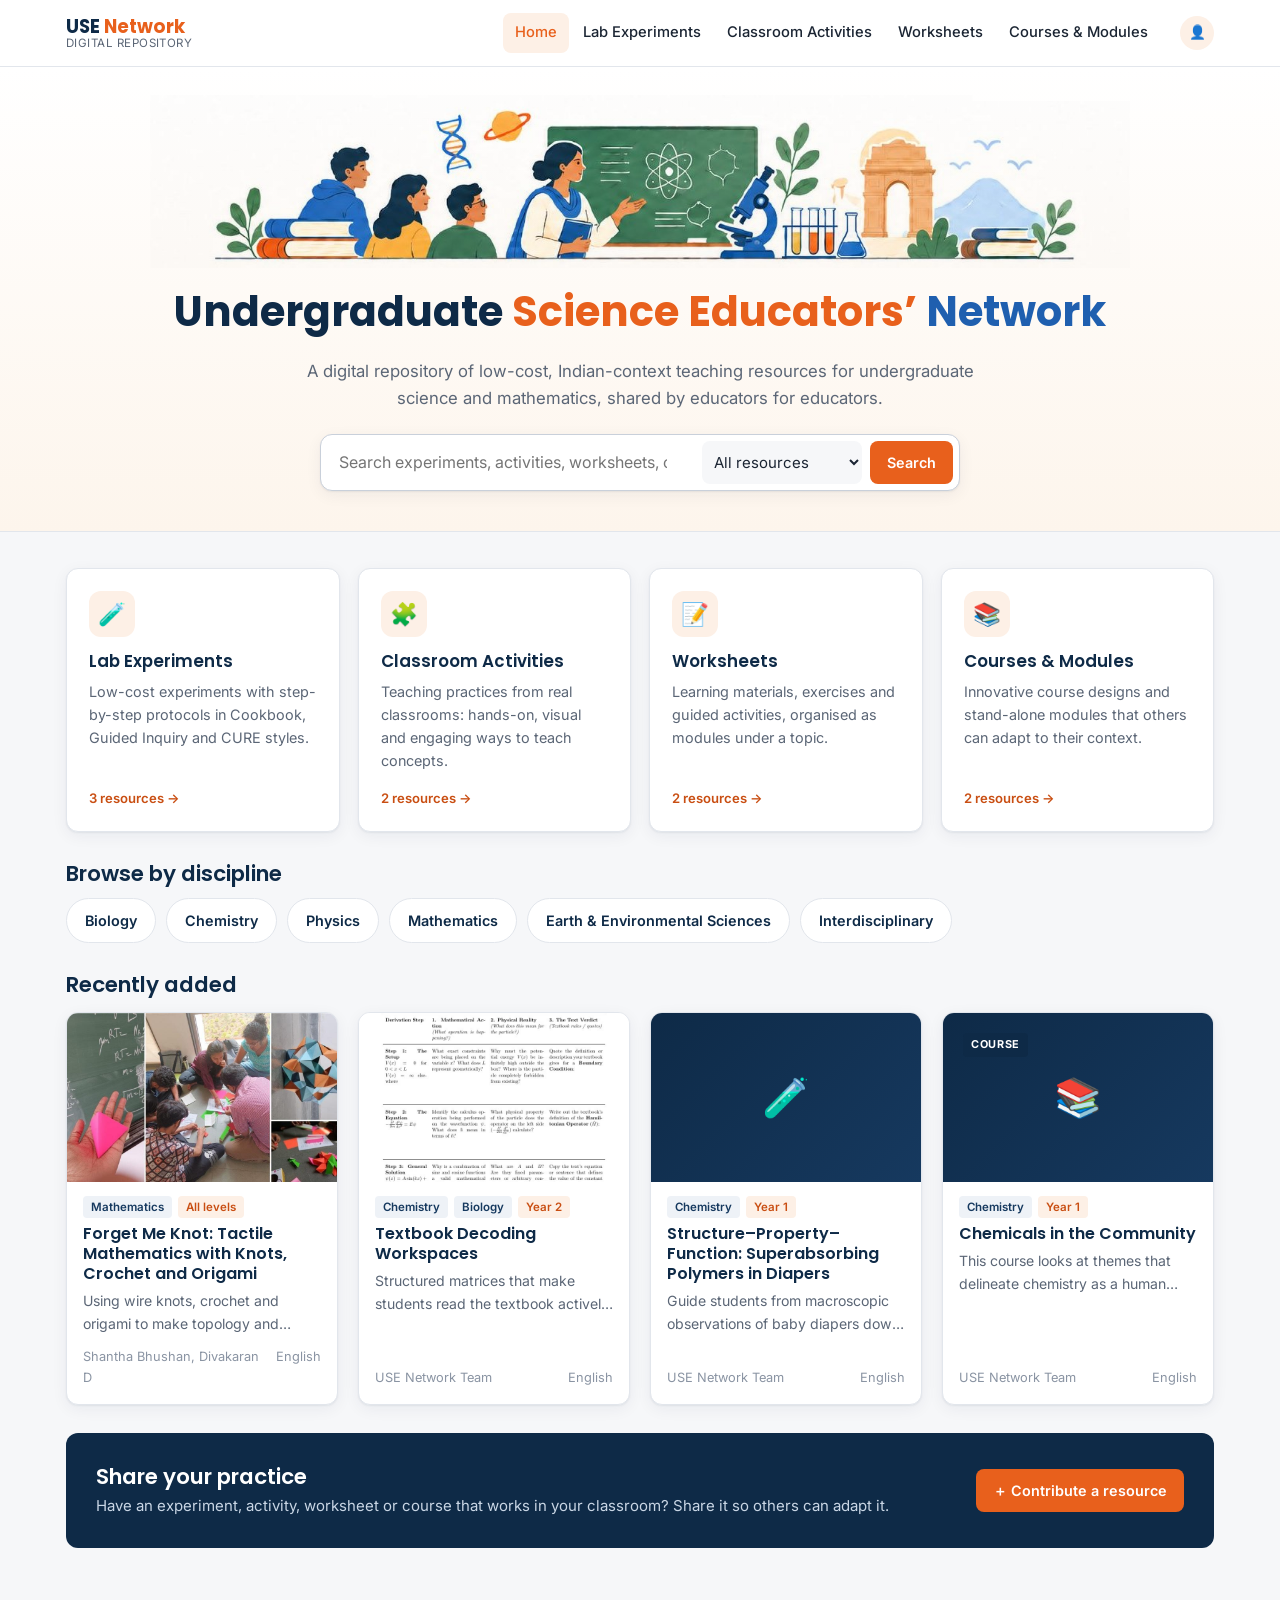
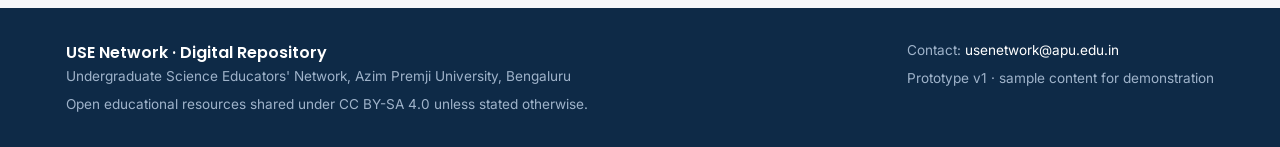
<file: index.html>
<!doctype html>
<html lang="en">
<head>
<meta charset="utf-8">
<meta name="viewport" content="width=device-width, initial-scale=1">
<title>Digital Repository · USE Network</title>
<meta name="description" content="USE Network Digital Repository – open teaching resources for undergraduate science and mathematics.">
<link rel="preconnect" href="https://fonts.googleapis.com">
<link rel="preconnect" href="https://fonts.gstatic.com" crossorigin>
<link href="https://fonts.googleapis.com/css2?family=Inter:wght@400;500;600;700&family=Poppins:wght@500;600;700&display=swap" rel="stylesheet">
<link rel="stylesheet" href="css/styles.css">
<link rel="icon" href="data:image/svg+xml,%3Csvg xmlns='http://www.w3.org/2000/svg' viewBox='0 0 32 32'%3E%3Crect width='32' height='32' rx='7' fill='%230E2A47'/%3E%3Ctext x='16' y='22' font-size='15' font-family='Arial' font-weight='700' text-anchor='middle' fill='%23E8601C'%3EU%3C/text%3E%3C/svg%3E">
</head>
<body>
<main id="app"></main>
<script src="data/seed-core.js"></script>
<script src="data/seed-labs.js"></script>
<script src="data/seed-activities.js"></script>
<script src="data/seed-worksheets.js"></script>
<script src="data/seed-courses.js"></script>
<script src="js/core.js"></script>
<script src="js/share.js"></script>
<script src="js/home.js"></script>
<script>USE.homePage();</script>
</body>
</html>
</file>
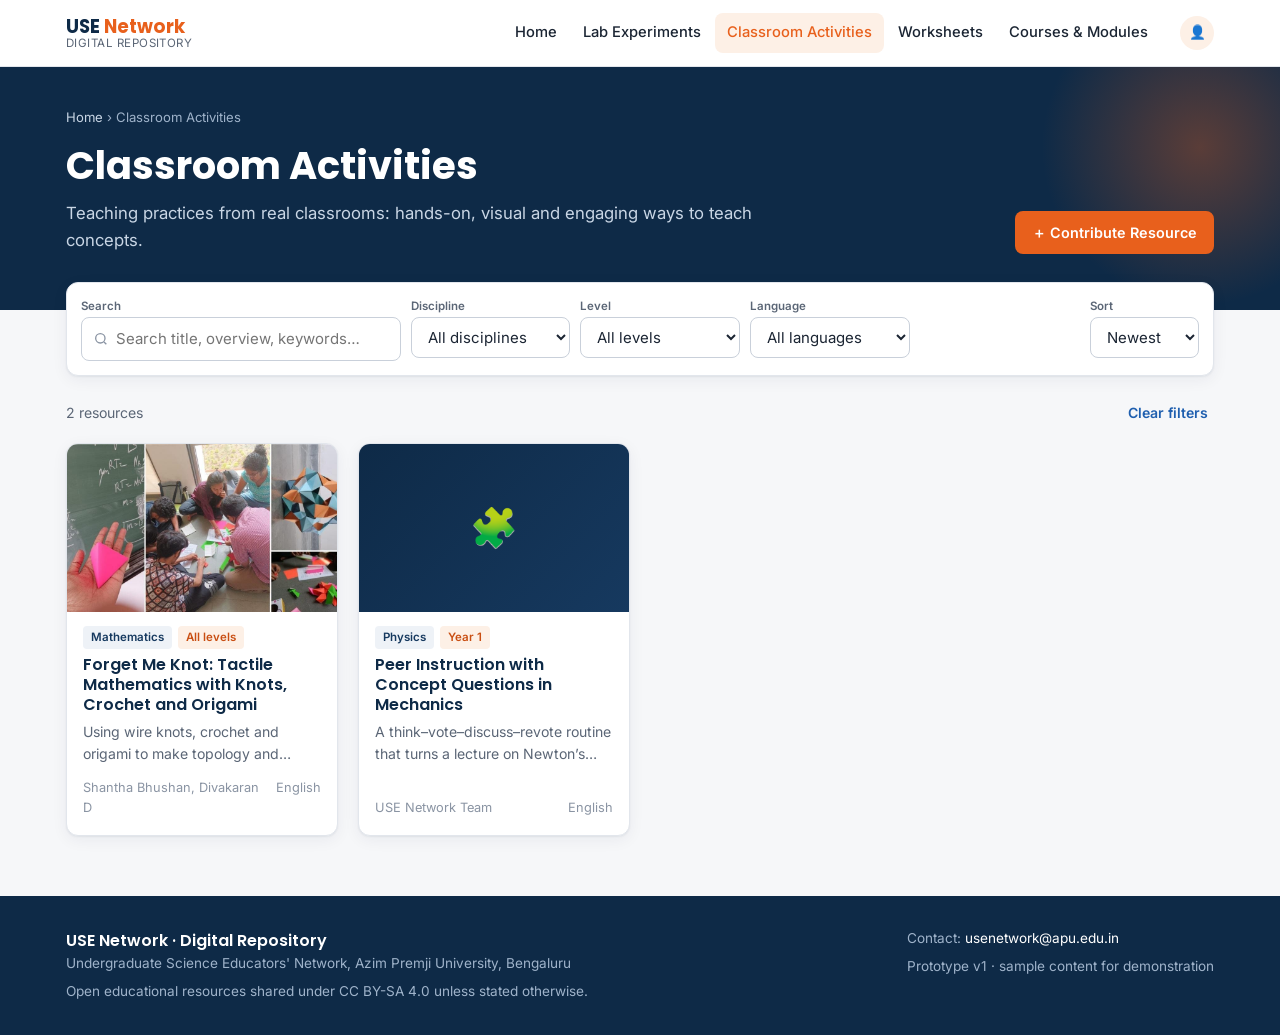
<file: activities.html>
<!doctype html>
<html lang="en">
<head>
<meta charset="utf-8">
<meta name="viewport" content="width=device-width, initial-scale=1">
<title>Classroom Activities · USE Network</title>
<meta name="description" content="USE Network Digital Repository – open teaching resources for undergraduate science and mathematics.">
<link rel="preconnect" href="https://fonts.googleapis.com">
<link rel="preconnect" href="https://fonts.gstatic.com" crossorigin>
<link href="https://fonts.googleapis.com/css2?family=Inter:wght@400;500;600;700&family=Poppins:wght@500;600;700&display=swap" rel="stylesheet">
<link rel="stylesheet" href="css/styles.css">
<link rel="icon" href="data:image/svg+xml,%3Csvg xmlns='http://www.w3.org/2000/svg' viewBox='0 0 32 32'%3E%3Crect width='32' height='32' rx='7' fill='%230E2A47'/%3E%3Ctext x='16' y='22' font-size='15' font-family='Arial' font-weight='700' text-anchor='middle' fill='%23E8601C'%3EU%3C/text%3E%3C/svg%3E">
</head>
<body>
<main id="app"></main>
<script src="data/seed-core.js"></script>
<script src="data/seed-labs.js"></script>
<script src="data/seed-activities.js"></script>
<script src="data/seed-worksheets.js"></script>
<script src="data/seed-courses.js"></script>
<script src="js/core.js"></script>
<script src="js/list.js"></script>
<script>USE.listPage('activity');</script>
</body>
</html>
</file>
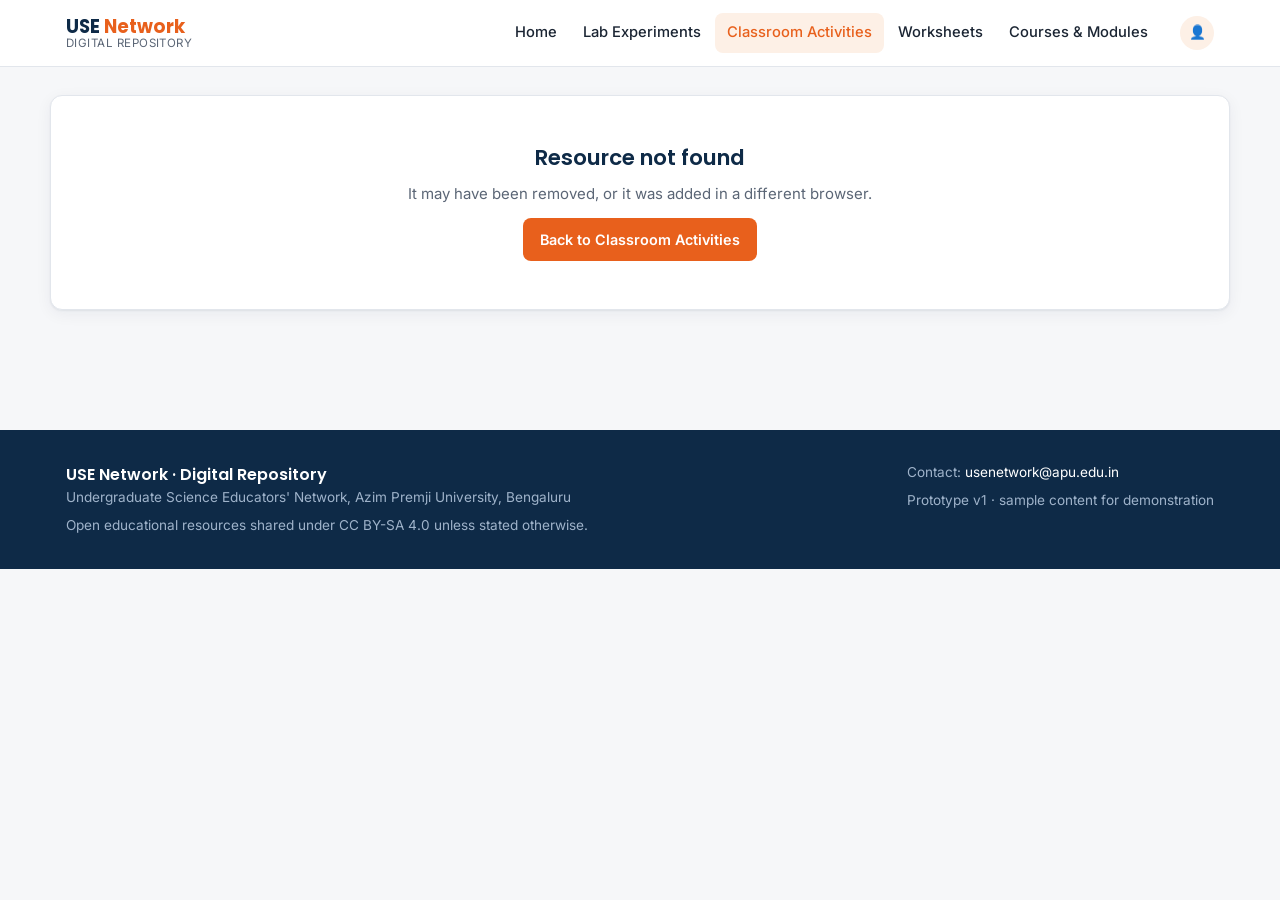
<file: activity.html>
<!doctype html>
<html lang="en">
<head>
<meta charset="utf-8">
<meta name="viewport" content="width=device-width, initial-scale=1">
<title>Classroom Activity · USE Network</title>
<meta name="description" content="USE Network Digital Repository – open teaching resources for undergraduate science and mathematics.">
<link rel="preconnect" href="https://fonts.googleapis.com">
<link rel="preconnect" href="https://fonts.gstatic.com" crossorigin>
<link href="https://fonts.googleapis.com/css2?family=Inter:wght@400;500;600;700&family=Poppins:wght@500;600;700&display=swap" rel="stylesheet">
<link rel="stylesheet" href="css/styles.css">
<link rel="icon" href="data:image/svg+xml,%3Csvg xmlns='http://www.w3.org/2000/svg' viewBox='0 0 32 32'%3E%3Crect width='32' height='32' rx='7' fill='%230E2A47'/%3E%3Ctext x='16' y='22' font-size='15' font-family='Arial' font-weight='700' text-anchor='middle' fill='%23E8601C'%3EU%3C/text%3E%3C/svg%3E">
</head>
<body>
<main id="app"></main>
<script src="data/seed-core.js"></script>
<script src="data/seed-labs.js"></script>
<script src="data/seed-activities.js"></script>
<script src="data/seed-worksheets.js"></script>
<script src="data/seed-courses.js"></script>
<script src="js/core.js"></script>
<script src="js/share.js"></script>
<script src="js/detail.js"></script>
<script src="js/views/activity.js"></script>
<script>USE.detailPage('activity');</script>
</body>
</html>
</file>
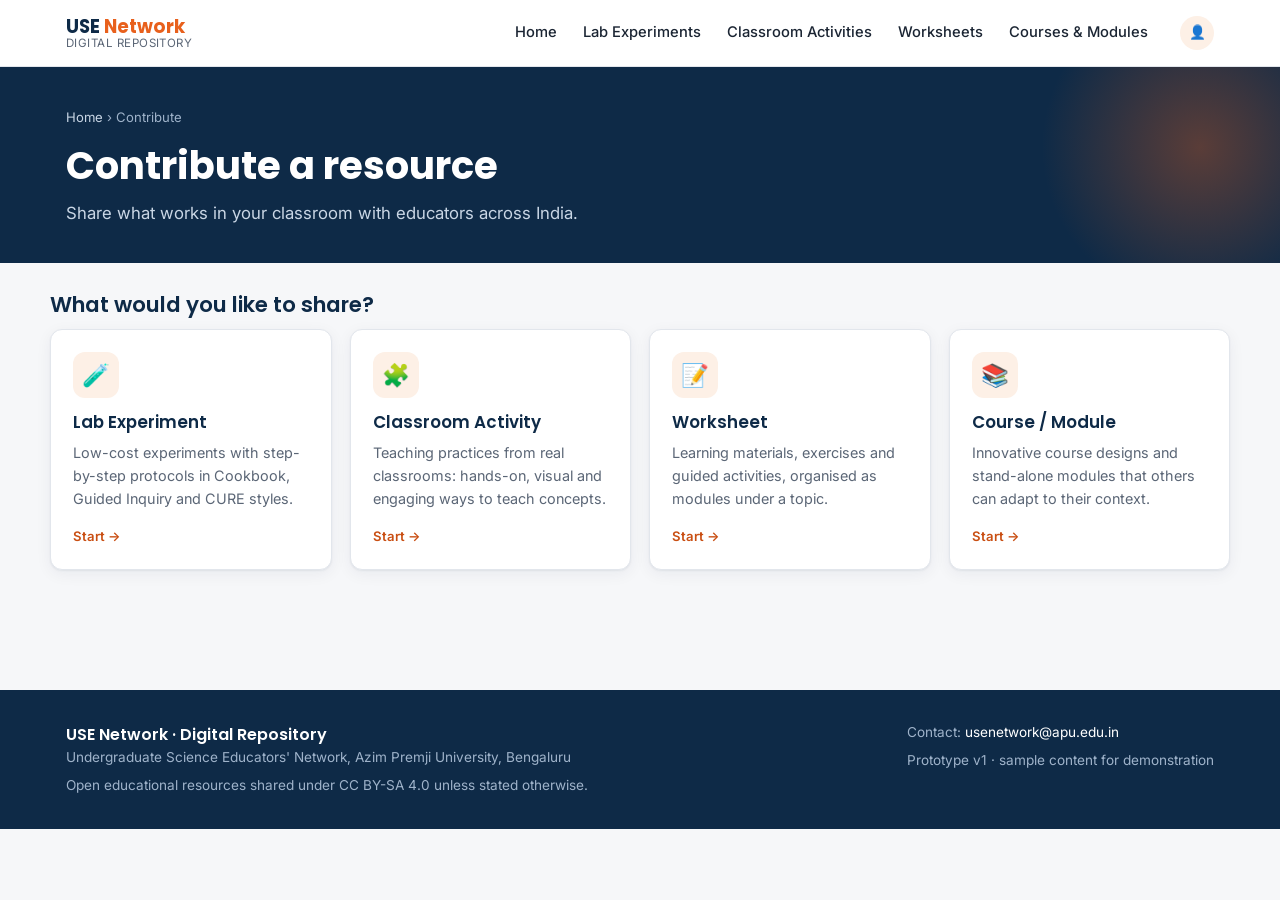
<file: contribute.html>
<!doctype html>
<html lang="en">
<head>
<meta charset="utf-8">
<meta name="viewport" content="width=device-width, initial-scale=1">
<title>Contribute · USE Network</title>
<meta name="description" content="USE Network Digital Repository – open teaching resources for undergraduate science and mathematics.">
<link rel="preconnect" href="https://fonts.googleapis.com">
<link rel="preconnect" href="https://fonts.gstatic.com" crossorigin>
<link href="https://fonts.googleapis.com/css2?family=Inter:wght@400;500;600;700&family=Poppins:wght@500;600;700&display=swap" rel="stylesheet">
<link rel="stylesheet" href="css/styles.css">
<link rel="icon" href="data:image/svg+xml,%3Csvg xmlns='http://www.w3.org/2000/svg' viewBox='0 0 32 32'%3E%3Crect width='32' height='32' rx='7' fill='%230E2A47'/%3E%3Ctext x='16' y='22' font-size='15' font-family='Arial' font-weight='700' text-anchor='middle' fill='%23E8601C'%3EU%3C/text%3E%3C/svg%3E">
</head>
<body>
<main id="app"></main>
<script src="data/seed-core.js"></script>
<script src="data/seed-labs.js"></script>
<script src="data/seed-activities.js"></script>
<script src="data/seed-worksheets.js"></script>
<script src="data/seed-courses.js"></script>
<script src="js/core.js"></script>
<script src="js/share.js"></script>
<script src="js/views/lab.js"></script>
<script src="js/views/activity.js"></script>
<script src="js/views/worksheet.js"></script>
<script src="js/views/course.js"></script>
<script src="js/forms/wizard.js"></script>
<script src="js/forms/common.js"></script>
<script src="js/forms/lab.js"></script>
<script src="js/forms/activity.js"></script>
<script src="js/forms/worksheet.js"></script>
<script src="js/forms/course.js"></script>
<script>USE.contributePage();</script>
</body>
</html>
</file>
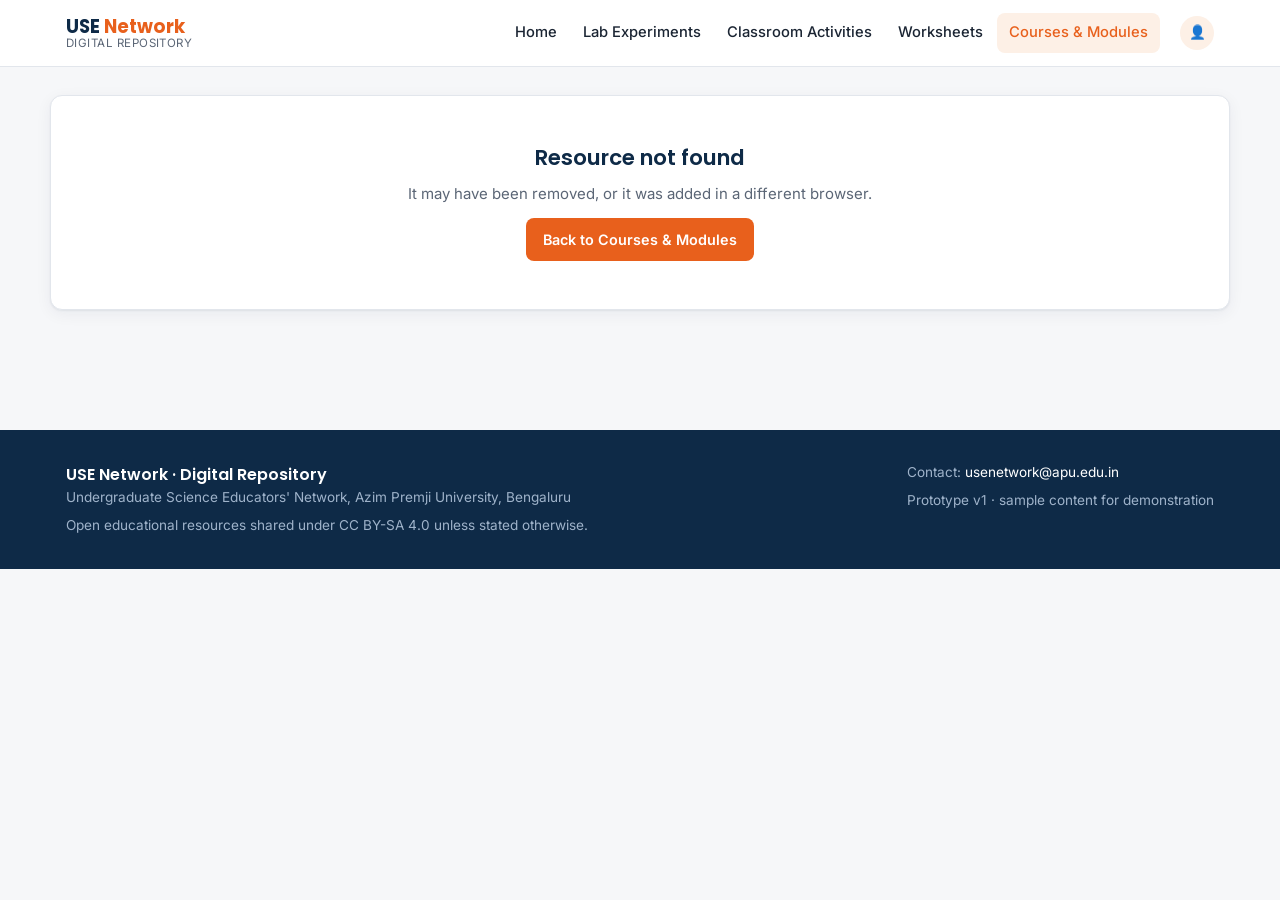
<file: course.html>
<!doctype html>
<html lang="en">
<head>
<meta charset="utf-8">
<meta name="viewport" content="width=device-width, initial-scale=1">
<title>Course / Module · USE Network</title>
<meta name="description" content="USE Network Digital Repository – open teaching resources for undergraduate science and mathematics.">
<link rel="preconnect" href="https://fonts.googleapis.com">
<link rel="preconnect" href="https://fonts.gstatic.com" crossorigin>
<link href="https://fonts.googleapis.com/css2?family=Inter:wght@400;500;600;700&family=Poppins:wght@500;600;700&display=swap" rel="stylesheet">
<link rel="stylesheet" href="css/styles.css">
<link rel="icon" href="data:image/svg+xml,%3Csvg xmlns='http://www.w3.org/2000/svg' viewBox='0 0 32 32'%3E%3Crect width='32' height='32' rx='7' fill='%230E2A47'/%3E%3Ctext x='16' y='22' font-size='15' font-family='Arial' font-weight='700' text-anchor='middle' fill='%23E8601C'%3EU%3C/text%3E%3C/svg%3E">
</head>
<body>
<main id="app"></main>
<script src="data/seed-core.js"></script>
<script src="data/seed-labs.js"></script>
<script src="data/seed-activities.js"></script>
<script src="data/seed-worksheets.js"></script>
<script src="data/seed-courses.js"></script>
<script src="js/core.js"></script>
<script src="js/share.js"></script>
<script src="js/detail.js"></script>
<script src="js/views/course.js"></script>
<script>USE.detailPage('course');</script>
</body>
</html>
</file>
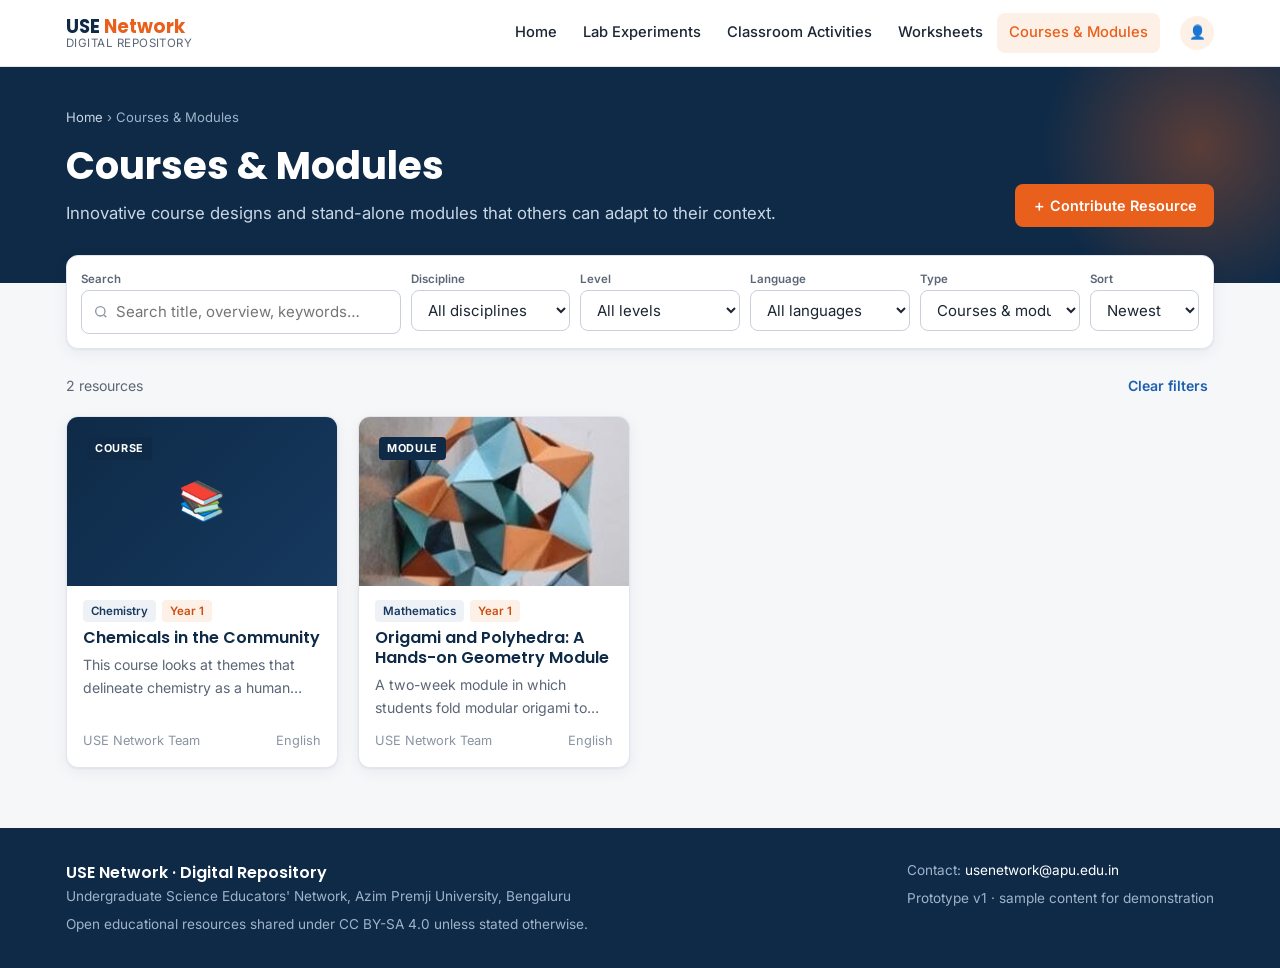
<file: courses.html>
<!doctype html>
<html lang="en">
<head>
<meta charset="utf-8">
<meta name="viewport" content="width=device-width, initial-scale=1">
<title>Courses & Modules · USE Network</title>
<meta name="description" content="USE Network Digital Repository – open teaching resources for undergraduate science and mathematics.">
<link rel="preconnect" href="https://fonts.googleapis.com">
<link rel="preconnect" href="https://fonts.gstatic.com" crossorigin>
<link href="https://fonts.googleapis.com/css2?family=Inter:wght@400;500;600;700&family=Poppins:wght@500;600;700&display=swap" rel="stylesheet">
<link rel="stylesheet" href="css/styles.css">
<link rel="icon" href="data:image/svg+xml,%3Csvg xmlns='http://www.w3.org/2000/svg' viewBox='0 0 32 32'%3E%3Crect width='32' height='32' rx='7' fill='%230E2A47'/%3E%3Ctext x='16' y='22' font-size='15' font-family='Arial' font-weight='700' text-anchor='middle' fill='%23E8601C'%3EU%3C/text%3E%3C/svg%3E">
</head>
<body>
<main id="app"></main>
<script src="data/seed-core.js"></script>
<script src="data/seed-labs.js"></script>
<script src="data/seed-activities.js"></script>
<script src="data/seed-worksheets.js"></script>
<script src="data/seed-courses.js"></script>
<script src="js/core.js"></script>
<script src="js/list.js"></script>
<script>USE.listPage('course', {extraFilter:{label:'Type',options:[['','Courses & modules'],['course','Courses'],['module','Single modules']],test:(r,v)=>(r.format||'course')===v}});</script>
</body>
</html>
</file>
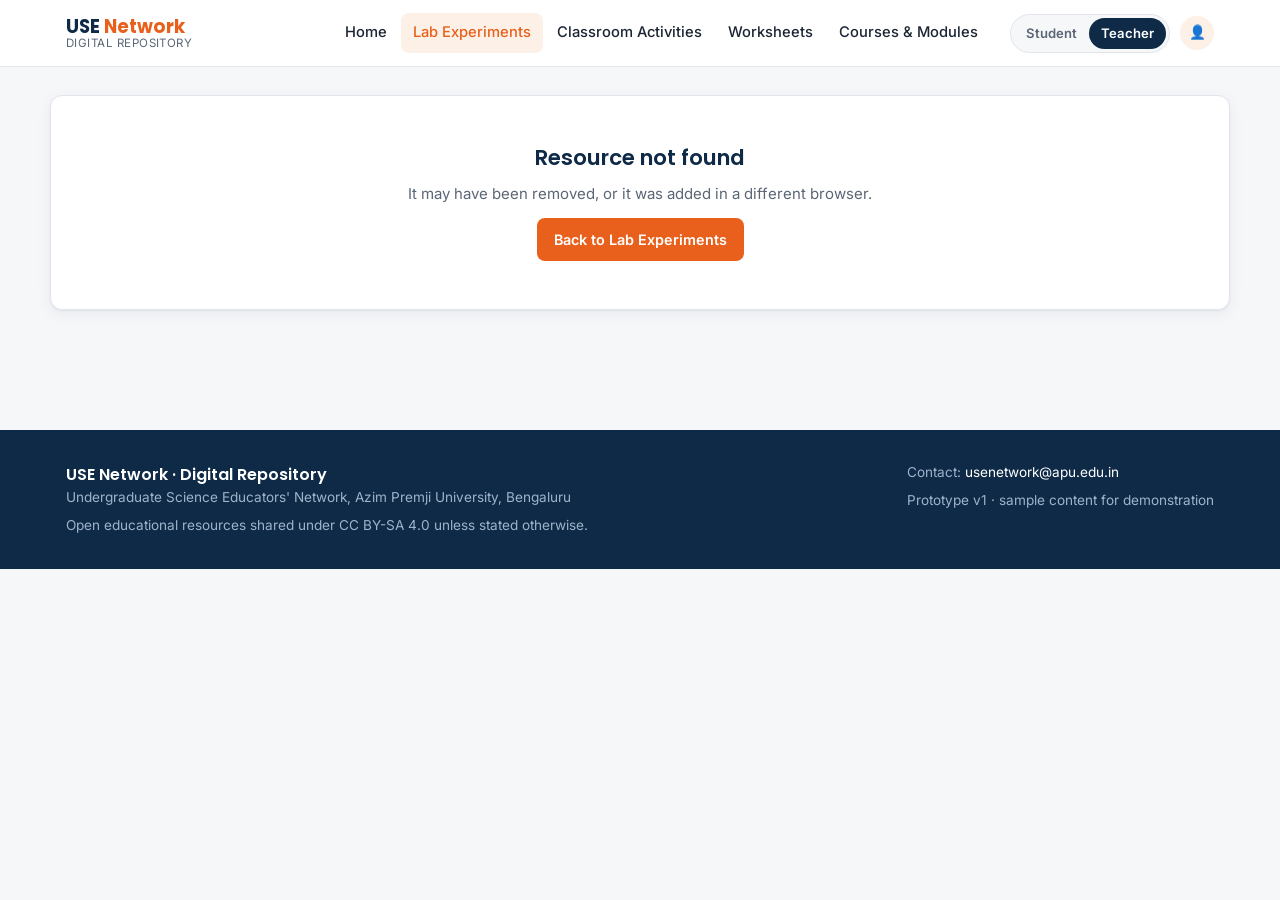
<file: lab.html>
<!doctype html>
<html lang="en">
<head>
<meta charset="utf-8">
<meta name="viewport" content="width=device-width, initial-scale=1">
<title>Lab Experiment · USE Network</title>
<meta name="description" content="USE Network Digital Repository – open teaching resources for undergraduate science and mathematics.">
<link rel="preconnect" href="https://fonts.googleapis.com">
<link rel="preconnect" href="https://fonts.gstatic.com" crossorigin>
<link href="https://fonts.googleapis.com/css2?family=Inter:wght@400;500;600;700&family=Poppins:wght@500;600;700&display=swap" rel="stylesheet">
<link rel="stylesheet" href="css/styles.css">
<link rel="icon" href="data:image/svg+xml,%3Csvg xmlns='http://www.w3.org/2000/svg' viewBox='0 0 32 32'%3E%3Crect width='32' height='32' rx='7' fill='%230E2A47'/%3E%3Ctext x='16' y='22' font-size='15' font-family='Arial' font-weight='700' text-anchor='middle' fill='%23E8601C'%3EU%3C/text%3E%3C/svg%3E">
</head>
<body>
<main id="app"></main>
<script src="data/seed-core.js"></script>
<script src="data/seed-labs.js"></script>
<script src="data/seed-activities.js"></script>
<script src="data/seed-worksheets.js"></script>
<script src="data/seed-courses.js"></script>
<script src="js/core.js"></script>
<script src="js/share.js"></script>
<script src="js/detail.js"></script>
<script src="js/views/lab.js"></script>
<script>USE.detailPage('lab');</script>
</body>
</html>
</file>
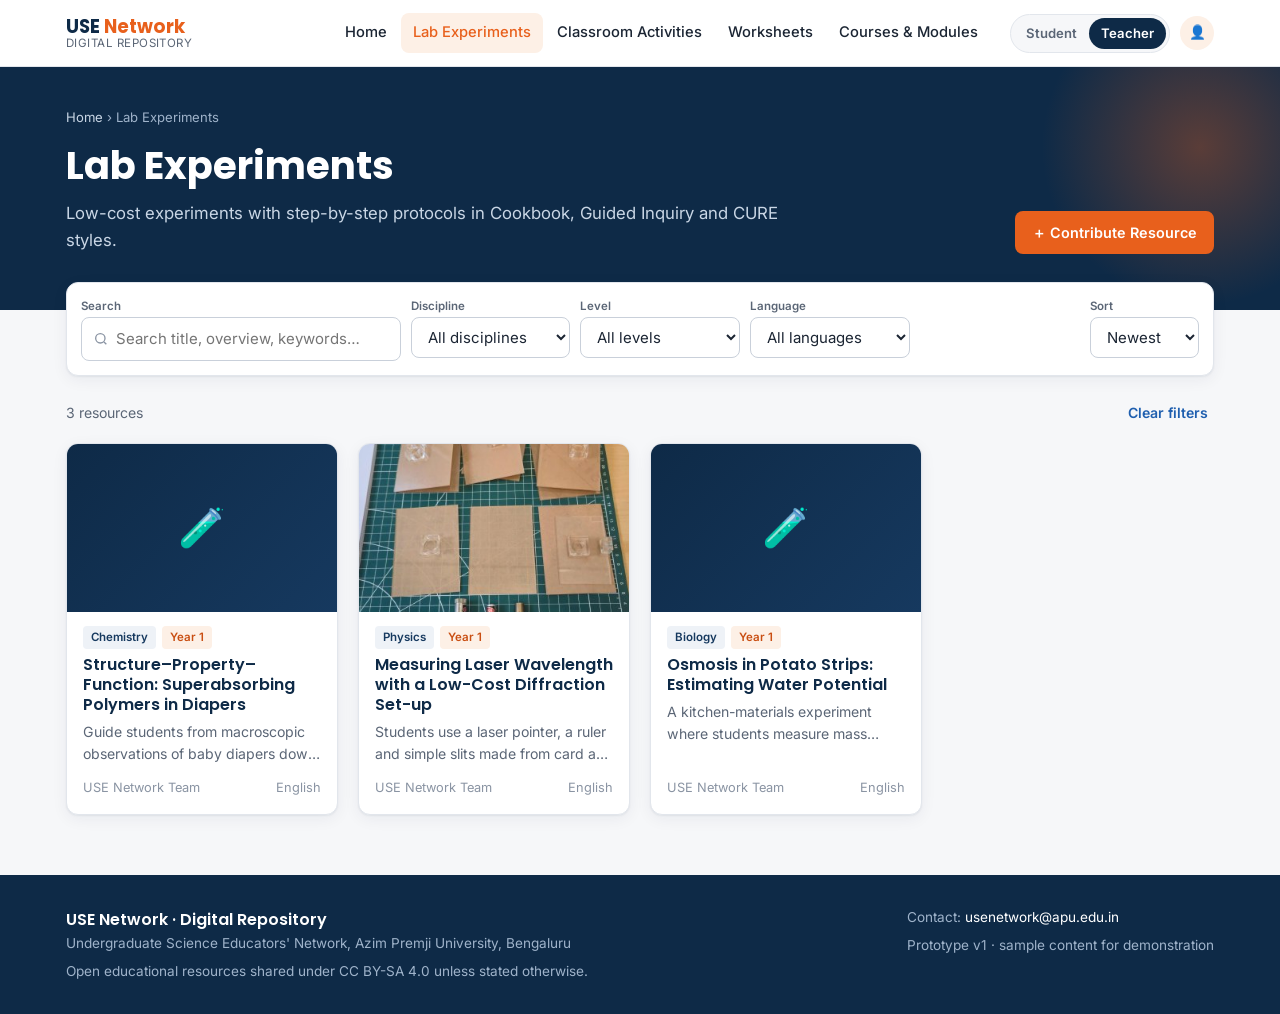
<file: labs.html>
<!doctype html>
<html lang="en">
<head>
<meta charset="utf-8">
<meta name="viewport" content="width=device-width, initial-scale=1">
<title>Lab Experiments · USE Network</title>
<meta name="description" content="USE Network Digital Repository – open teaching resources for undergraduate science and mathematics.">
<link rel="preconnect" href="https://fonts.googleapis.com">
<link rel="preconnect" href="https://fonts.gstatic.com" crossorigin>
<link href="https://fonts.googleapis.com/css2?family=Inter:wght@400;500;600;700&family=Poppins:wght@500;600;700&display=swap" rel="stylesheet">
<link rel="stylesheet" href="css/styles.css">
<link rel="icon" href="data:image/svg+xml,%3Csvg xmlns='http://www.w3.org/2000/svg' viewBox='0 0 32 32'%3E%3Crect width='32' height='32' rx='7' fill='%230E2A47'/%3E%3Ctext x='16' y='22' font-size='15' font-family='Arial' font-weight='700' text-anchor='middle' fill='%23E8601C'%3EU%3C/text%3E%3C/svg%3E">
</head>
<body>
<main id="app"></main>
<script src="data/seed-core.js"></script>
<script src="data/seed-labs.js"></script>
<script src="data/seed-activities.js"></script>
<script src="data/seed-worksheets.js"></script>
<script src="data/seed-courses.js"></script>
<script src="js/core.js"></script>
<script src="js/list.js"></script>
<script>USE.listPage('lab');</script>
</body>
</html>
</file>
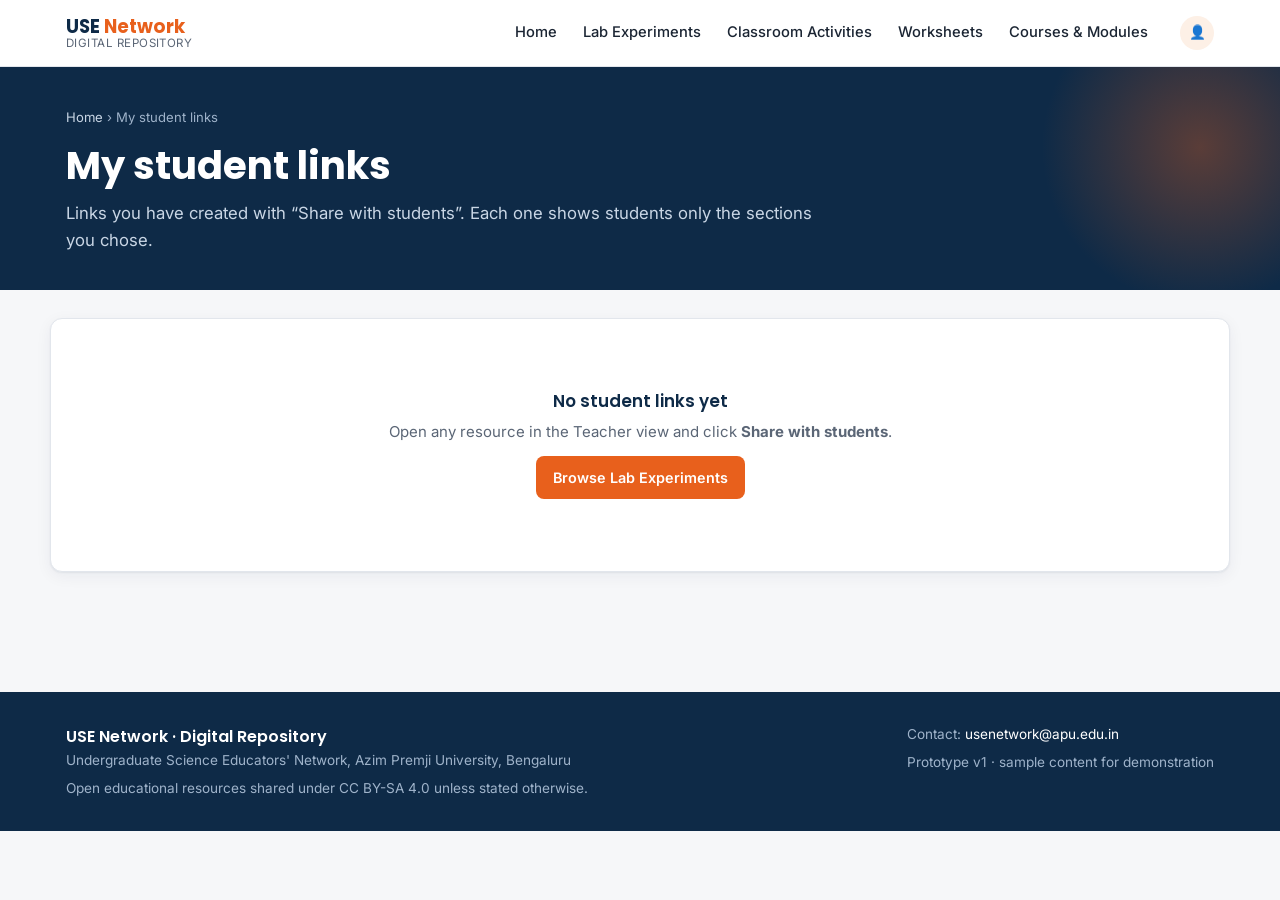
<file: my-links.html>
<!doctype html>
<html lang="en">
<head>
<meta charset="utf-8">
<meta name="viewport" content="width=device-width, initial-scale=1">
<title>My student links · USE Network</title>
<meta name="description" content="USE Network Digital Repository – open teaching resources for undergraduate science and mathematics.">
<link rel="preconnect" href="https://fonts.googleapis.com">
<link rel="preconnect" href="https://fonts.gstatic.com" crossorigin>
<link href="https://fonts.googleapis.com/css2?family=Inter:wght@400;500;600;700&family=Poppins:wght@500;600;700&display=swap" rel="stylesheet">
<link rel="stylesheet" href="css/styles.css">
<link rel="icon" href="data:image/svg+xml,%3Csvg xmlns='http://www.w3.org/2000/svg' viewBox='0 0 32 32'%3E%3Crect width='32' height='32' rx='7' fill='%230E2A47'/%3E%3Ctext x='16' y='22' font-size='15' font-family='Arial' font-weight='700' text-anchor='middle' fill='%23E8601C'%3EU%3C/text%3E%3C/svg%3E">
</head>
<body>
<main id="app"></main>
<script src="data/seed-core.js"></script>
<script src="data/seed-labs.js"></script>
<script src="data/seed-activities.js"></script>
<script src="data/seed-worksheets.js"></script>
<script src="data/seed-courses.js"></script>
<script src="js/core.js"></script>
<script src="js/views/lab.js"></script>
<script src="js/profile.js"></script>
<script>USE.myLinksPage();</script>
</body>
</html>
</file>
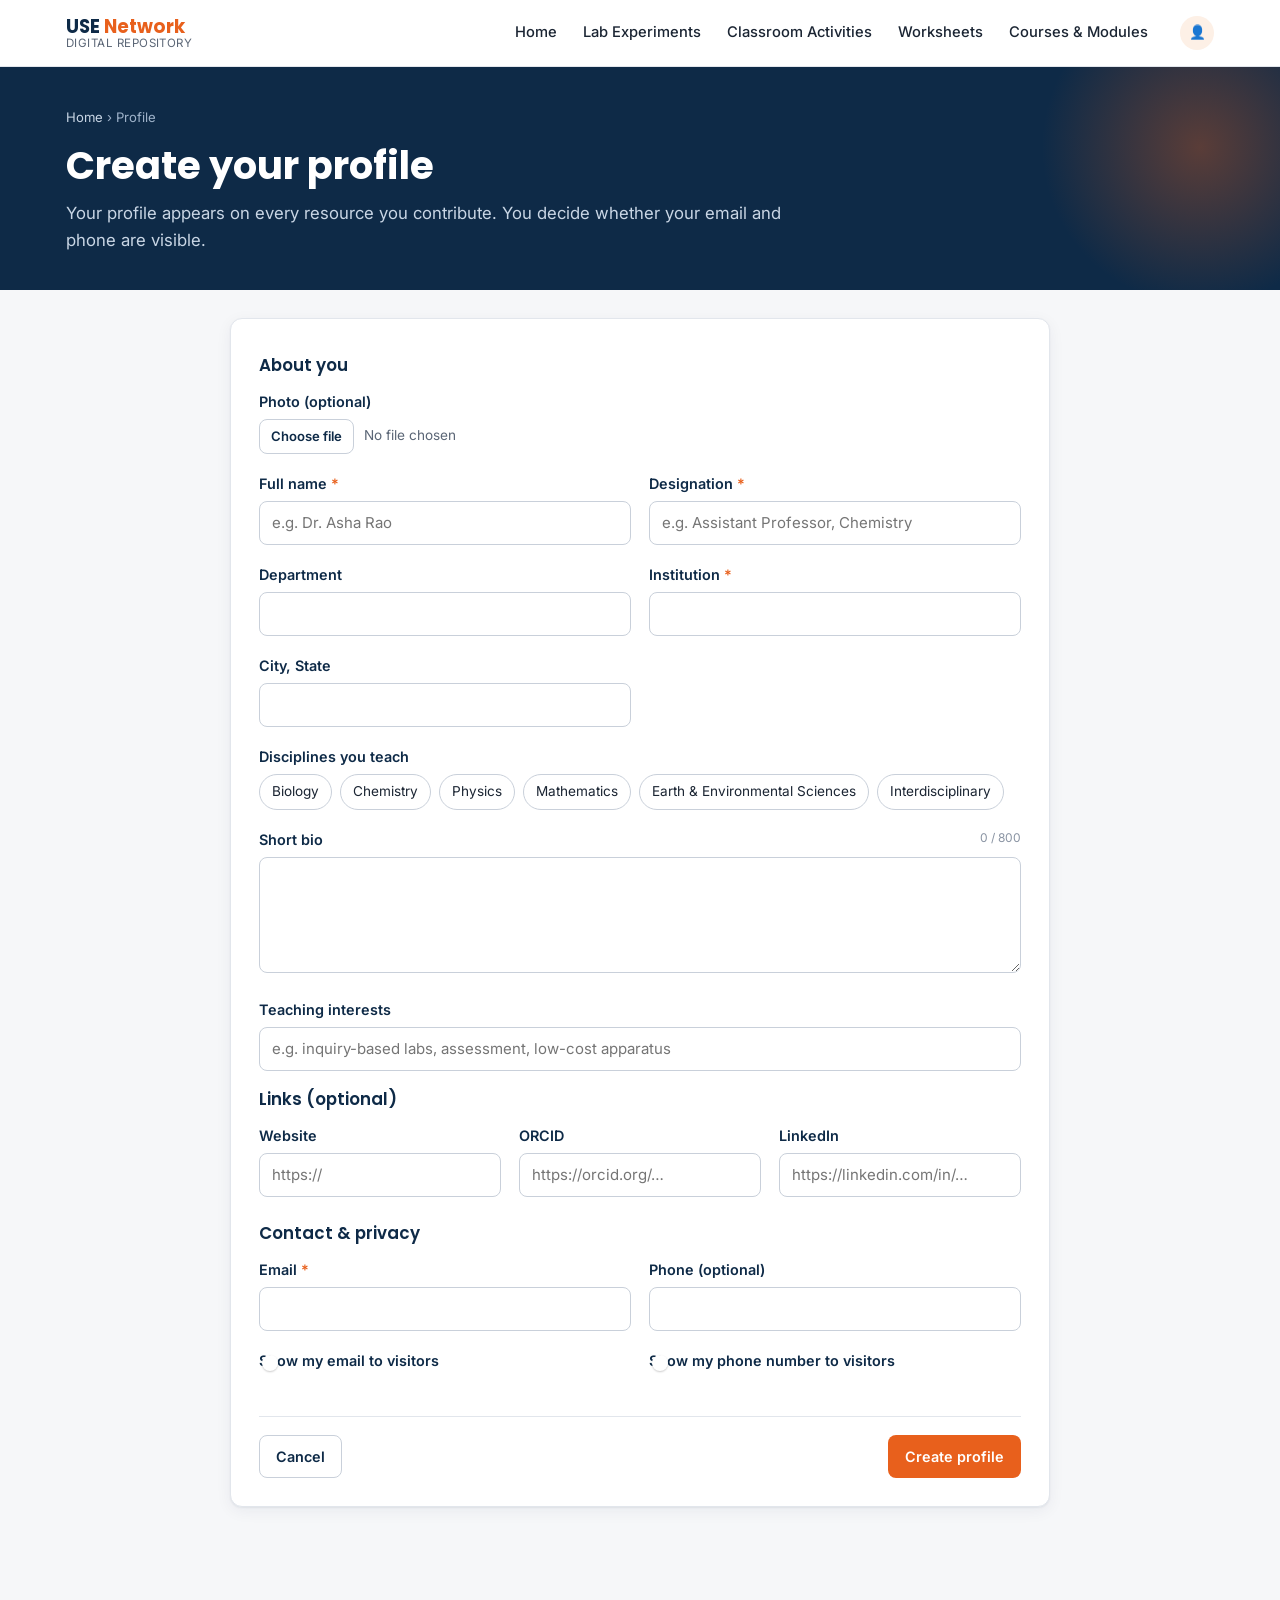
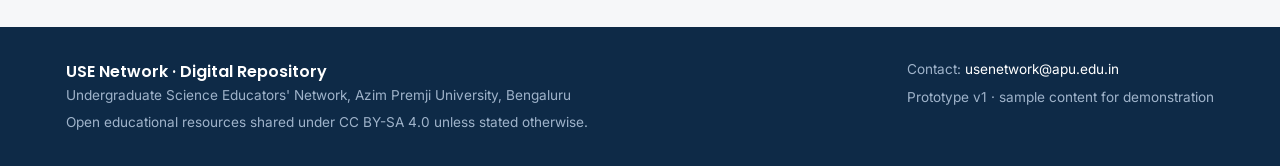
<file: profile-edit.html>
<!doctype html>
<html lang="en">
<head>
<meta charset="utf-8">
<meta name="viewport" content="width=device-width, initial-scale=1">
<title>Edit profile · USE Network</title>
<meta name="description" content="USE Network Digital Repository – open teaching resources for undergraduate science and mathematics.">
<link rel="preconnect" href="https://fonts.googleapis.com">
<link rel="preconnect" href="https://fonts.gstatic.com" crossorigin>
<link href="https://fonts.googleapis.com/css2?family=Inter:wght@400;500;600;700&family=Poppins:wght@500;600;700&display=swap" rel="stylesheet">
<link rel="stylesheet" href="css/styles.css">
<link rel="icon" href="data:image/svg+xml,%3Csvg xmlns='http://www.w3.org/2000/svg' viewBox='0 0 32 32'%3E%3Crect width='32' height='32' rx='7' fill='%230E2A47'/%3E%3Ctext x='16' y='22' font-size='15' font-family='Arial' font-weight='700' text-anchor='middle' fill='%23E8601C'%3EU%3C/text%3E%3C/svg%3E">
</head>
<body>
<main id="app"></main>
<script src="data/seed-core.js"></script>
<script src="data/seed-labs.js"></script>
<script src="data/seed-activities.js"></script>
<script src="data/seed-worksheets.js"></script>
<script src="data/seed-courses.js"></script>
<script src="js/core.js"></script>
<script src="js/forms/wizard.js"></script>
<script src="js/profile.js"></script>
<script>USE.profileEditPage();</script>
</body>
</html>
</file>
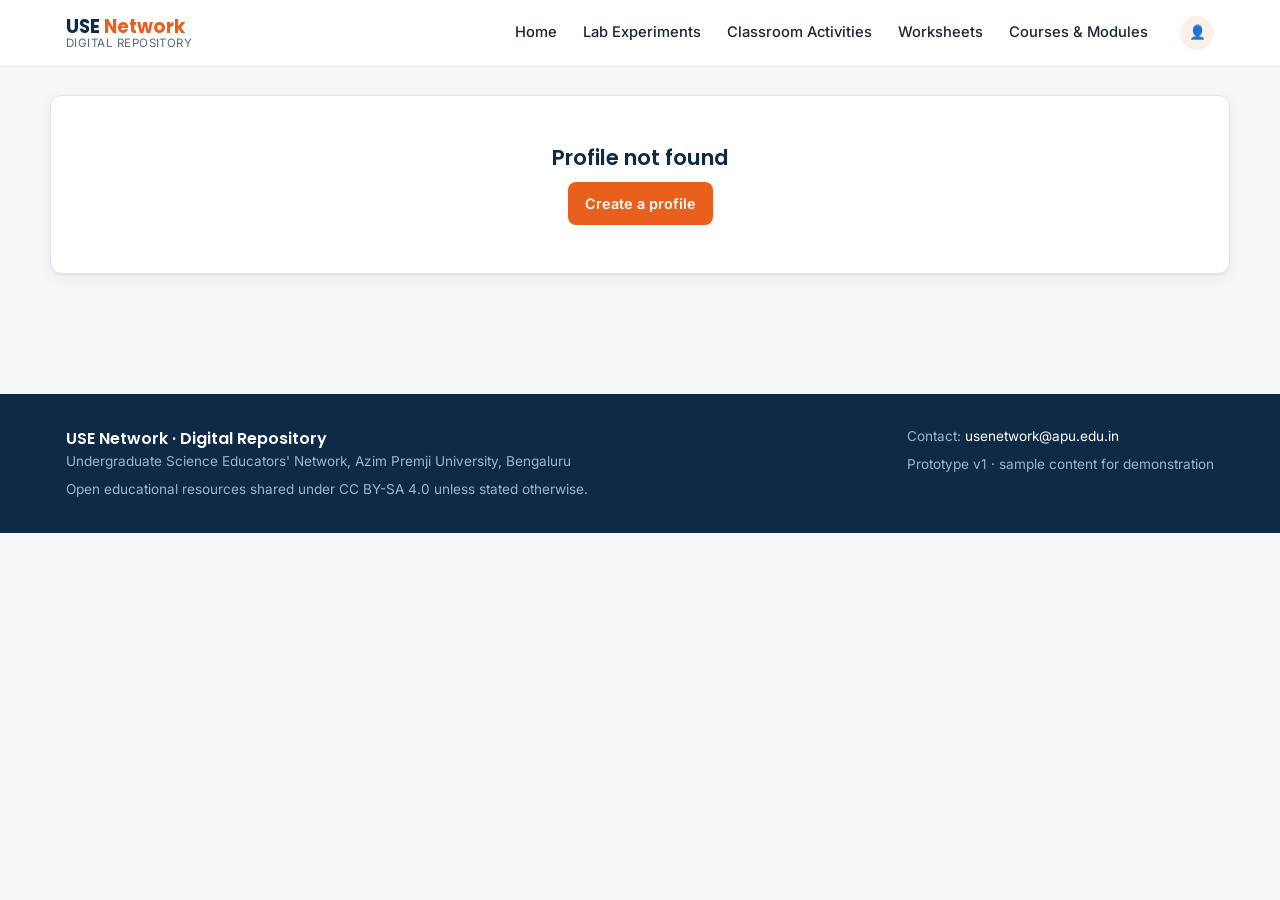
<file: profile.html>
<!doctype html>
<html lang="en">
<head>
<meta charset="utf-8">
<meta name="viewport" content="width=device-width, initial-scale=1">
<title>Profile · USE Network</title>
<meta name="description" content="USE Network Digital Repository – open teaching resources for undergraduate science and mathematics.">
<link rel="preconnect" href="https://fonts.googleapis.com">
<link rel="preconnect" href="https://fonts.gstatic.com" crossorigin>
<link href="https://fonts.googleapis.com/css2?family=Inter:wght@400;500;600;700&family=Poppins:wght@500;600;700&display=swap" rel="stylesheet">
<link rel="stylesheet" href="css/styles.css">
<link rel="icon" href="data:image/svg+xml,%3Csvg xmlns='http://www.w3.org/2000/svg' viewBox='0 0 32 32'%3E%3Crect width='32' height='32' rx='7' fill='%230E2A47'/%3E%3Ctext x='16' y='22' font-size='15' font-family='Arial' font-weight='700' text-anchor='middle' fill='%23E8601C'%3EU%3C/text%3E%3C/svg%3E">
</head>
<body>
<main id="app"></main>
<script src="data/seed-core.js"></script>
<script src="data/seed-labs.js"></script>
<script src="data/seed-activities.js"></script>
<script src="data/seed-worksheets.js"></script>
<script src="data/seed-courses.js"></script>
<script src="js/core.js"></script>
<script src="js/profile.js"></script>
<script>USE.profilePage();</script>
</body>
</html>
</file>
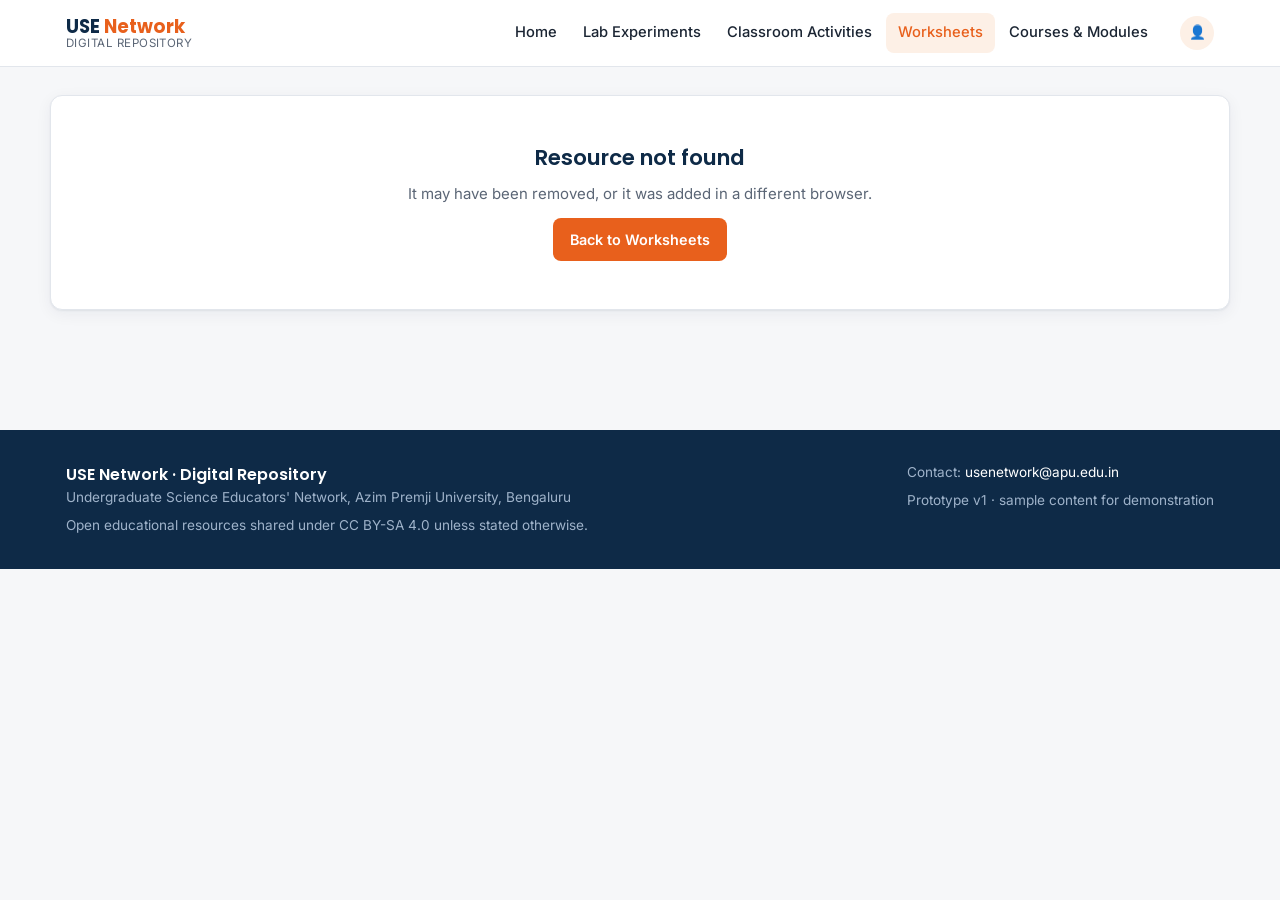
<file: worksheet.html>
<!doctype html>
<html lang="en">
<head>
<meta charset="utf-8">
<meta name="viewport" content="width=device-width, initial-scale=1">
<title>Worksheet · USE Network</title>
<meta name="description" content="USE Network Digital Repository – open teaching resources for undergraduate science and mathematics.">
<link rel="preconnect" href="https://fonts.googleapis.com">
<link rel="preconnect" href="https://fonts.gstatic.com" crossorigin>
<link href="https://fonts.googleapis.com/css2?family=Inter:wght@400;500;600;700&family=Poppins:wght@500;600;700&display=swap" rel="stylesheet">
<link rel="stylesheet" href="css/styles.css">
<link rel="icon" href="data:image/svg+xml,%3Csvg xmlns='http://www.w3.org/2000/svg' viewBox='0 0 32 32'%3E%3Crect width='32' height='32' rx='7' fill='%230E2A47'/%3E%3Ctext x='16' y='22' font-size='15' font-family='Arial' font-weight='700' text-anchor='middle' fill='%23E8601C'%3EU%3C/text%3E%3C/svg%3E">
</head>
<body>
<main id="app"></main>
<script src="data/seed-core.js"></script>
<script src="data/seed-labs.js"></script>
<script src="data/seed-activities.js"></script>
<script src="data/seed-worksheets.js"></script>
<script src="data/seed-courses.js"></script>
<script src="js/core.js"></script>
<script src="js/share.js"></script>
<script src="js/detail.js"></script>
<script src="js/views/worksheet.js"></script>
<script>USE.detailPage('worksheet');</script>
</body>
</html>
</file>
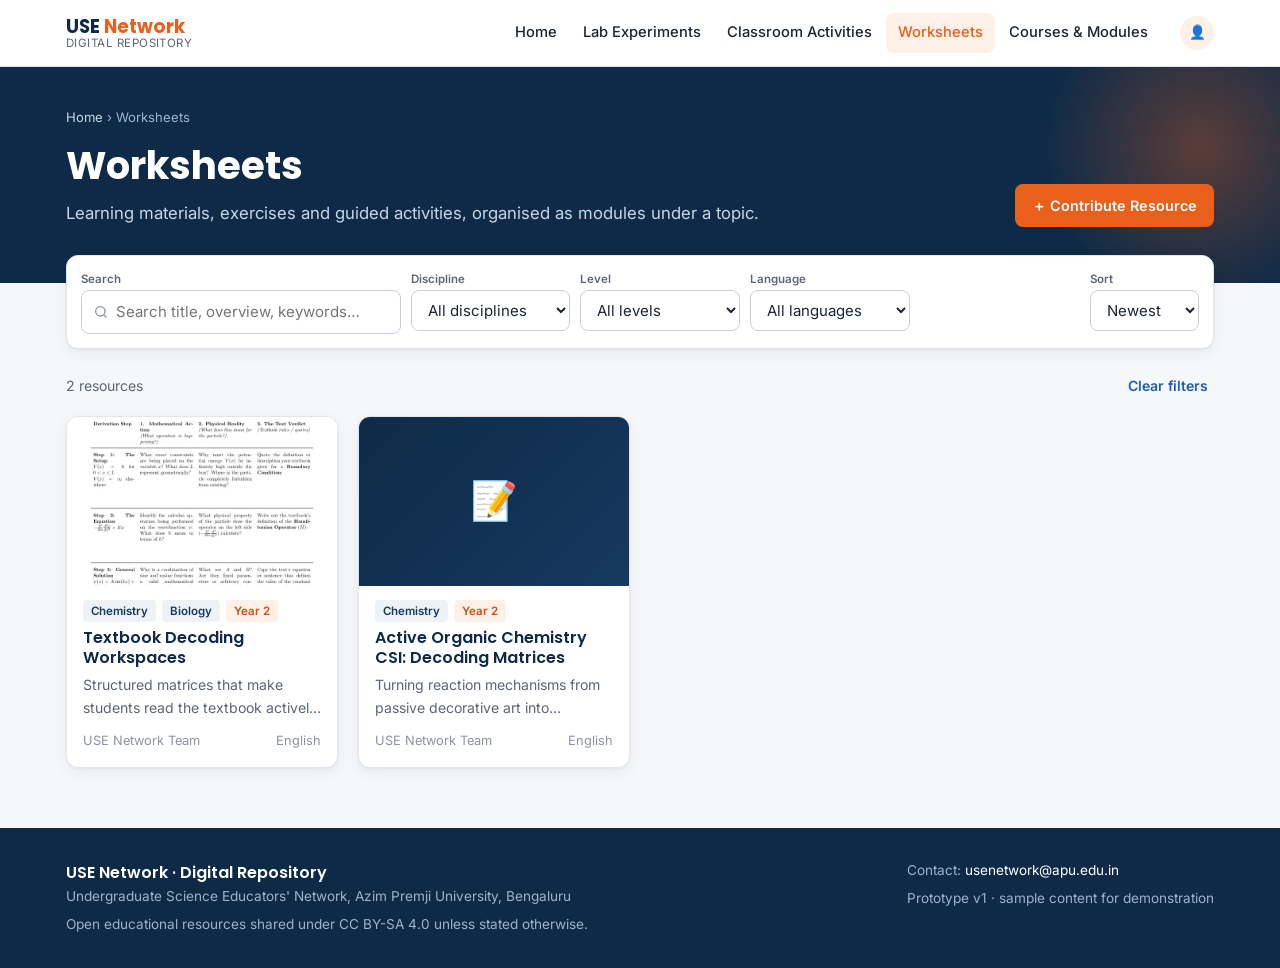
<file: worksheets.html>
<!doctype html>
<html lang="en">
<head>
<meta charset="utf-8">
<meta name="viewport" content="width=device-width, initial-scale=1">
<title>Worksheets · USE Network</title>
<meta name="description" content="USE Network Digital Repository – open teaching resources for undergraduate science and mathematics.">
<link rel="preconnect" href="https://fonts.googleapis.com">
<link rel="preconnect" href="https://fonts.gstatic.com" crossorigin>
<link href="https://fonts.googleapis.com/css2?family=Inter:wght@400;500;600;700&family=Poppins:wght@500;600;700&display=swap" rel="stylesheet">
<link rel="stylesheet" href="css/styles.css">
<link rel="icon" href="data:image/svg+xml,%3Csvg xmlns='http://www.w3.org/2000/svg' viewBox='0 0 32 32'%3E%3Crect width='32' height='32' rx='7' fill='%230E2A47'/%3E%3Ctext x='16' y='22' font-size='15' font-family='Arial' font-weight='700' text-anchor='middle' fill='%23E8601C'%3EU%3C/text%3E%3C/svg%3E">
</head>
<body>
<main id="app"></main>
<script src="data/seed-core.js"></script>
<script src="data/seed-labs.js"></script>
<script src="data/seed-activities.js"></script>
<script src="data/seed-worksheets.js"></script>
<script src="data/seed-courses.js"></script>
<script src="js/core.js"></script>
<script src="js/list.js"></script>
<script>USE.listPage('worksheet');</script>
</body>
</html>
</file>
<file: css/styles.css>
/* USE Network – Digital Repository
   Shared design system: tokens, layout, components. */

:root {
  --navy: #0E2A47;
  --navy-2: #16395F;
  --orange: #E8601C;
  --orange-2: #C94E12;
  --orange-soft: #FDF0E6;
  --blue: #1F5FAF;
  --cream: #FDF5EC;
  --bg: #F6F7F9;
  --surface: #FFFFFF;
  --border: #E2E6EC;
  --border-strong: #C9D0DA;
  --text: #1B2533;
  --muted: #5B6676;
  --faint: #8A94A3;
  --success: #1E8E5A;
  --success-soft: #E7F5EE;
  --danger: #C8372D;
  --danger-soft: #FDECEA;
  --warn-soft: #FFF6E5;
  --radius: 12px;
  --radius-sm: 8px;
  --shadow: 0 1px 2px rgba(14, 42, 71, .06), 0 4px 16px rgba(14, 42, 71, .06);
  --shadow-lg: 0 8px 32px rgba(14, 42, 71, .14);
  --font-head: 'Poppins', system-ui, sans-serif;
  --font-body: 'Inter', system-ui, sans-serif;
  --max: 1180px;
}

* { box-sizing: border-box; }
html { scroll-behavior: smooth; }
body {
  margin: 0; background: var(--bg); color: var(--text);
  font-family: var(--font-body); font-size: 15px; line-height: 1.6;
  -webkit-font-smoothing: antialiased;
}
h1, h2, h3, h4 { font-family: var(--font-head); color: var(--navy); line-height: 1.25; margin: 0 0 .5em; }
h1 { font-size: clamp(1.7rem, 3.2vw, 2.4rem); font-weight: 700; }
h2 { font-size: 1.35rem; font-weight: 600; }
h3 { font-size: 1.05rem; font-weight: 600; }
p { margin: 0 0 .8em; }
a { color: var(--blue); text-decoration: none; }
a:hover { text-decoration: underline; }
img { max-width: 100%; display: block; }
button, input, select, textarea { font: inherit; color: inherit; }
.container { max-width: var(--max); margin: 0 auto; padding: 0 16px; }
.muted { color: var(--muted); }
.small { font-size: .85rem; }
.hidden { display: none !important; }
.sr-only { position: absolute; width: 1px; height: 1px; overflow: hidden; clip: rect(0 0 0 0); }

/* ---------- Header ---------- */
.site-header { background: var(--surface); border-bottom: 1px solid var(--border); position: sticky; top: 0; z-index: 50; }
.site-header .bar { display: flex; align-items: center; gap: 20px; height: 66px; }
.brand { display: flex; flex-direction: column; line-height: 1.1; text-decoration: none !important; }
.brand .w1 { font-family: var(--font-head); font-weight: 700; font-size: 1.15rem; color: var(--navy); }
.brand .w1 b { color: var(--orange); font-weight: 700; }
.brand .w2 { font-size: .72rem; color: var(--muted); letter-spacing: .04em; text-transform: uppercase; }
.main-nav { display: flex; gap: 2px; margin-left: auto; }
.main-nav a { padding: 8px 12px; border-radius: 8px; color: var(--text); font-weight: 500; font-size: .92rem; white-space: nowrap; }
.main-nav a:hover { background: var(--bg); text-decoration: none; }
.main-nav a.active { color: var(--orange); background: var(--orange-soft); }
.header-tools { display: flex; align-items: center; gap: 10px; }
.nav-toggle { display: none; background: none; border: 1px solid var(--border); border-radius: 8px; padding: 6px 10px; cursor: pointer; }

.role-toggle { display: inline-flex; background: var(--bg); border: 1px solid var(--border); border-radius: 999px; padding: 3px; }
.role-toggle button { border: 0; background: none; padding: 5px 12px; border-radius: 999px; font-size: .82rem; font-weight: 600; color: var(--muted); cursor: pointer; }
.role-toggle button[aria-pressed="true"] { background: var(--navy); color: #fff; }

.profile-menu { position: relative; }
.avatar { width: 34px; height: 34px; border-radius: 50%; background: var(--orange-soft); color: var(--orange-2); display: inline-flex; align-items: center; justify-content: center; font-weight: 700; font-size: .85rem; overflow: hidden; flex: none; border: 0; cursor: pointer; }
.avatar img { width: 100%; height: 100%; object-fit: cover; }
.avatar.lg { width: 96px; height: 96px; font-size: 2rem; }
.avatar.md { width: 48px; height: 48px; font-size: 1.05rem; }
.dropdown { position: absolute; right: 0; top: calc(100% + 8px); background: var(--surface); border: 1px solid var(--border); border-radius: var(--radius); box-shadow: var(--shadow-lg); min-width: 220px; padding: 6px; display: none; }
.dropdown.open { display: block; }
.dropdown a, .dropdown button { display: block; width: 100%; text-align: left; padding: 8px 12px; border-radius: 6px; color: var(--text); background: none; border: 0; cursor: pointer; font-size: .9rem; }
.dropdown a:hover, .dropdown button:hover { background: var(--bg); text-decoration: none; }
.dropdown .who { padding: 8px 12px 10px; border-bottom: 1px solid var(--border); margin-bottom: 4px; font-size: .85rem; }

@media (max-width: 1020px) {
  .main-nav { display: none; position: absolute; top: 66px; left: 0; right: 0; background: var(--surface); flex-direction: column; padding: 8px 16px 16px; border-bottom: 1px solid var(--border); box-shadow: var(--shadow); }
  .main-nav.open { display: flex; }
  .nav-toggle { display: inline-block; margin-left: auto; }
}
@media (max-width: 520px) {
  .brand .w2 { display: none; }
  .role-toggle button { padding: 5px 9px; }
}

/* ---------- Buttons & form controls ---------- */
.btn { display: inline-flex; align-items: center; justify-content: center; gap: 8px; padding: 9px 16px; border-radius: var(--radius-sm); border: 1px solid transparent; font-weight: 600; font-size: .9rem; cursor: pointer; text-decoration: none !important; white-space: nowrap; transition: background .15s, border-color .15s; }
.btn-primary { background: var(--orange); color: #fff; }
.btn-primary:hover { background: var(--orange-2); }
.btn-navy { background: var(--navy); color: #fff; }
.btn-navy:hover { background: var(--navy-2); }
.btn-ghost { background: var(--surface); border-color: var(--border-strong); color: var(--navy); }
.btn-ghost:hover { border-color: var(--navy); }
.btn-link { background: none; border: 0; color: var(--blue); padding: 4px 6px; font-weight: 600; }
.btn-danger { background: none; border: 0; color: var(--danger); padding: 4px 6px; font-weight: 600; }
.btn-sm { padding: 6px 11px; font-size: .82rem; }
.btn:disabled { opacity: .5; cursor: not-allowed; }

.input, select.input, textarea.input {
  width: 100%; padding: 9px 12px; border: 1px solid var(--border-strong); border-radius: var(--radius-sm); background: var(--surface);
}
.input:focus, .chip-input:focus-within { outline: 2px solid rgba(232, 96, 28, .25); border-color: var(--orange); }
textarea.input { min-height: 96px; resize: vertical; }
:focus-visible { outline: 2px solid var(--orange); outline-offset: 2px; }

.field { margin-bottom: 18px; }
.field > label, .field .label { display: block; font-weight: 600; font-size: .9rem; margin-bottom: 6px; color: var(--navy); }
.field .req { color: var(--orange); }
.field .hint { font-size: .8rem; color: var(--muted); margin-top: 4px; }
.field .count { float: right; font-size: .75rem; color: var(--faint); font-weight: 400; }
.field.error .input, .field.error .chip-input { border-color: var(--danger); }
.field .err { color: var(--danger); font-size: .8rem; margin-top: 4px; }
.grid-2 { display: grid; grid-template-columns: 1fr 1fr; gap: 0 18px; }
.grid-3 { display: grid; grid-template-columns: repeat(3, 1fr); gap: 0 18px; }
@media (max-width: 720px) { .grid-2, .grid-3 { grid-template-columns: 1fr; } }

.chip-select { display: flex; flex-wrap: wrap; gap: 8px; }
.chip-select button { border: 1px solid var(--border-strong); background: var(--surface); padding: 6px 12px; border-radius: 999px; font-size: .85rem; cursor: pointer; }
.chip-select button[aria-pressed="true"] { background: var(--navy); border-color: var(--navy); color: #fff; }
.chip-input { display: flex; flex-wrap: wrap; gap: 6px; padding: 6px 8px; border: 1px solid var(--border-strong); border-radius: var(--radius-sm); background: var(--surface); }
.chip-input input { border: 0; outline: 0; flex: 1; min-width: 140px; padding: 4px; }
.chip { display: inline-flex; align-items: center; gap: 4px; background: var(--orange-soft); color: var(--orange-2); border-radius: 999px; padding: 3px 10px; font-size: .82rem; font-weight: 500; }
.chip button { border: 0; background: none; color: inherit; cursor: pointer; padding: 0 0 0 2px; font-size: 1rem; line-height: 1; }

.switch { display: inline-flex; align-items: center; gap: 10px; cursor: pointer; user-select: none; font-weight: 500; }
.switch input { position: absolute; opacity: 0; }
.switch .track { width: 38px; height: 22px; border-radius: 999px; background: var(--border-strong); position: relative; transition: background .15s; flex: none; }
.switch .track::after { content: ''; position: absolute; width: 16px; height: 16px; border-radius: 50%; background: #fff; top: 3px; left: 3px; transition: left .15s; box-shadow: 0 1px 2px rgba(0,0,0,.2); }
.switch input:checked + .track { background: var(--success); }
.switch input:checked + .track::after { left: 19px; }
.switch input:focus-visible + .track { outline: 2px solid var(--orange); outline-offset: 2px; }

/* ---------- Cards & surfaces ---------- */
.card { background: var(--surface); border: 1px solid var(--border); border-radius: var(--radius); box-shadow: var(--shadow); }
.card-pad { padding: 24px; }
.section { margin: 28px 0; }
.section-title { display: flex; align-items: center; gap: 10px; margin-bottom: 14px; }
.section-title .ico { width: 30px; height: 30px; border-radius: 8px; background: var(--orange-soft); color: var(--orange-2); display: inline-flex; align-items: center; justify-content: center; font-size: 1rem; flex: none; }
.section-title h2 { margin: 0; }
.eyebrow { font-size: .74rem; font-weight: 700; letter-spacing: .08em; text-transform: uppercase; color: var(--orange); }
.callout { border-radius: var(--radius-sm); padding: 14px 16px; border: 1px solid; }
.callout.warn { background: var(--danger-soft); border-color: #F3C3BE; color: #7D241D; }
.callout.info { background: var(--cream); border-color: #F2DCC4; color: #6B4320; }
.callout.note { background: #EEF4FB; border-color: #CFE0F4; color: #183F6E; }
.callout h4 { margin: 0 0 4px; font-size: .78rem; letter-spacing: .07em; text-transform: uppercase; color: inherit; }
.callout p:last-child { margin: 0; }
.prose p { color: #2C3746; }
.prose ul, .prose ol { padding-left: 20px; margin: 0 0 .8em; }

/* ---------- Page hero ---------- */
.page-hero { background: var(--navy); color: #fff; position: relative; overflow: hidden; }
.page-hero::after { content: ''; position: absolute; right: -80px; top: -80px; width: 320px; height: 320px; border-radius: 50%; background: radial-gradient(circle, rgba(232,96,28,.35), transparent 70%); pointer-events: none; }
.page-hero .container { padding-top: 40px; padding-bottom: 36px; position: relative; z-index: 1; }
.page-hero h1 { color: #fff; margin-bottom: 10px; max-width: 860px; }
.page-hero .lede { color: #C9D6E5; font-size: 1.05rem; max-width: 760px; margin: 0; }
.type-label { display: inline-block; font-size: .74rem; font-weight: 700; letter-spacing: .1em; text-transform: uppercase; color: #FFB48C; margin-bottom: 10px; }
.meta-line { display: flex; flex-wrap: wrap; gap: 6px 26px; margin-top: 20px; font-size: .9rem; color: #E7EEF6; }
.meta-line span b { color: #FFB48C; font-weight: 600; margin-right: 6px; }
.crumbs { font-size: .82rem; color: #9FB3CA; margin-bottom: 14px; }
.crumbs a { color: #C9D6E5; }

/* ---------- List pages ---------- */
.list-head { display: flex; align-items: flex-end; justify-content: space-between; gap: 16px; flex-wrap: wrap; }
.toolbar { background: var(--surface); border: 1px solid var(--border); border-radius: var(--radius); padding: 14px; display: grid; grid-template-columns: 2fr repeat(4, 1fr) auto; gap: 10px; margin: -28px 0 22px; position: relative; z-index: 2; box-shadow: var(--shadow); }
.toolbar .search { position: relative; }
.toolbar .search input { padding-left: 34px; }
.toolbar .search input { background: var(--surface) url("data:image/svg+xml,%3Csvg xmlns='http://www.w3.org/2000/svg' width='16' height='16' fill='none' stroke='%238A94A3' stroke-width='2' viewBox='0 0 24 24'%3E%3Ccircle cx='11' cy='11' r='7'/%3E%3Cpath d='m20 20-3.5-3.5'/%3E%3C/svg%3E") no-repeat 11px center; }
.toolbar label { font-size: .72rem; color: var(--muted); font-weight: 600; display: block; margin-bottom: 2px; }
.filter-toggle { display: none; }
@media (max-width: 900px) {
  .toolbar { grid-template-columns: 1fr 1fr; }
  .toolbar .search { grid-column: 1 / -1; }
}
.result-meta { display: flex; justify-content: space-between; align-items: center; margin-bottom: 14px; font-size: .88rem; color: var(--muted); }

.cards { display: grid; grid-template-columns: repeat(auto-fill, minmax(260px, 1fr)); gap: 20px; }
.r-card { display: flex; flex-direction: column; background: var(--surface); border: 1px solid var(--border); border-radius: var(--radius); overflow: hidden; box-shadow: var(--shadow); transition: transform .15s, box-shadow .15s; color: inherit; text-decoration: none !important; }
.r-card:hover { transform: translateY(-2px); box-shadow: var(--shadow-lg); }
.r-card .thumb { aspect-ratio: 16 / 10; background: var(--cream); position: relative; overflow: hidden; }
.r-card .thumb img { width: 100%; height: 100%; object-fit: cover; }
.r-card .badge { position: absolute; top: 10px; left: 10px; }
.r-card .body { padding: 14px 16px 16px; display: flex; flex-direction: column; flex: 1; }
.r-card h3 { margin: 6px 0 6px; font-size: 1rem; }
.r-card .ov { color: var(--muted); font-size: .88rem; display: -webkit-box; -webkit-line-clamp: 2; -webkit-box-orient: vertical; overflow: hidden; margin: 0 0 12px; }
.r-card .by { margin-top: auto; font-size: .8rem; color: var(--faint); display: flex; justify-content: space-between; gap: 8px; }
.tags { display: flex; flex-wrap: wrap; gap: 6px; }
.tag { font-size: .72rem; font-weight: 600; padding: 2px 8px; border-radius: 4px; background: #EEF2F7; color: var(--navy-2); }
.tag.orange { background: var(--orange-soft); color: var(--orange-2); }
.badge { font-size: .68rem; font-weight: 700; letter-spacing: .06em; text-transform: uppercase; padding: 3px 8px; border-radius: 4px; background: var(--navy); color: #fff; }
.badge.new { background: var(--success); }
.badge.sample { background: rgba(255,255,255,.9); color: var(--muted); }
.empty { text-align: center; padding: 48px 16px; color: var(--muted); }

/* ---------- Detail page layout ---------- */
.detail { padding: 28px 0 60px; }
.cols { display: grid; grid-template-columns: minmax(0, 1.55fr) minmax(0, 1fr); gap: 24px; align-items: start; }
.cols.even { grid-template-columns: 1fr 1fr; }
@media (max-width: 900px) { .cols, .cols.even { grid-template-columns: 1fr; } }
.stack > * + * { margin-top: 24px; }
.trio { display: grid; grid-template-columns: repeat(auto-fit, minmax(280px, 1fr)); gap: 20px; }

.contrib-bar { display: flex; align-items: center; gap: 12px 28px; flex-wrap: wrap; padding: 16px 22px; margin-top: 28px; }
.contrib-bar .people { display: flex; flex-wrap: wrap; gap: 8px 28px; flex: 1; }
.contrib-bar .licence { width: 100%; padding-top: 10px; border-top: 1px solid var(--border); }
.contributor { display: flex; gap: 12px; align-items: center; color: inherit; text-decoration: none !important; }
.cols.stretch { align-items: stretch; }
.cols.stretch > * { height: 100%; }
.stack > .fill:only-child, .stack > .fill { height: 100%; }
.stack:has(> .fill) { display: flex; flex-direction: column; }
.contributor:hover .name { color: var(--orange); }
.contributor .name { font-weight: 600; color: var(--navy); }
.contributor .sub { font-size: .82rem; color: var(--muted); }
.licence { font-size: .8rem; color: var(--muted); }

/* Protocol / tabs */
.tabs { display: inline-flex; background: var(--bg); border: 1px solid var(--border); border-radius: 10px; padding: 3px; flex-wrap: wrap; }
.tabs button { border: 0; background: none; padding: 7px 14px; border-radius: 8px; font-size: .85rem; font-weight: 600; color: var(--muted); cursor: pointer; }
.tabs button[aria-selected="true"] { background: var(--surface); color: var(--navy); box-shadow: 0 1px 3px rgba(0,0,0,.1); }
.panel-head { display: flex; justify-content: space-between; align-items: center; gap: 12px; flex-wrap: wrap; padding: 18px 22px; border-bottom: 1px solid var(--border); }
.panel-head .eyebrow { color: var(--navy); }
.panel-body { padding: 20px 22px; }
.style-note { border-left: 3px solid var(--orange); background: var(--cream); padding: 10px 14px; border-radius: 0 8px 8px 0; font-size: .88rem; margin-bottom: 18px; }
.steps { list-style: none; padding: 0; margin: 0; }
.step { display: grid; grid-template-columns: 24px 1fr; gap: 12px; padding: 14px 12px; border-radius: 10px; cursor: pointer; border: 1px solid transparent; }
.step:hover { background: var(--bg); }
.step.active { background: var(--orange-soft); border-color: #F6CDB4; }
.step input[type=checkbox] { width: 18px; height: 18px; margin-top: 3px; accent-color: var(--success); }
.step h4 { margin: 0 0 4px; font-size: .95rem; display: flex; justify-content: space-between; gap: 10px; }
.step h4 .media-flag { font-size: .72rem; font-weight: 600; color: var(--success); white-space: nowrap; }
.step p { margin: 0; font-size: .88rem; color: var(--muted); }
.step.done h4 > span:first-child { text-decoration: line-through; color: var(--faint); }

.video-panel { background: #0B1726; color: #fff; border-radius: var(--radius); overflow: hidden; }
.video-panel .head { display: flex; justify-content: space-between; align-items: center; padding: 12px 16px; font-size: .8rem; font-weight: 700; letter-spacing: .06em; text-transform: uppercase; }
.video-panel .head .pill { background: rgba(255,255,255,.12); padding: 2px 8px; border-radius: 4px; font-size: .7rem; letter-spacing: 0; text-transform: none; }
.video-panel .screen { aspect-ratio: 16 / 9; background: #050B14; display: flex; align-items: center; justify-content: center; text-align: center; color: #7F92AA; font-size: .88rem; padding: 0; }
.video-panel .screen iframe, .video-panel .screen video, .video-panel .screen img { width: 100%; height: 100%; border: 0; object-fit: contain; background: #000; }
.video-panel .cap { padding: 10px 16px 14px; font-size: .85rem; color: #C9D6E5; }

.calc .row { display: flex; align-items: center; gap: 12px; margin-bottom: 14px; flex-wrap: wrap; }
.calc .row input[type=number] { width: 96px; }
.calc table, .mat-table { width: 100%; border-collapse: collapse; font-size: .9rem; }
.calc th, .calc td, .mat-table th, .mat-table td { text-align: left; padding: 8px 6px; border-bottom: 1px solid var(--border); }
.calc th, .mat-table th { font-size: .75rem; text-transform: uppercase; letter-spacing: .05em; color: var(--muted); font-weight: 600; }
.calc td.total { font-weight: 700; color: var(--navy); }

.res-list { list-style: none; padding: 0; margin: 0; }
.res-list li { display: flex; align-items: center; gap: 12px; padding: 10px 0; border-bottom: 1px solid var(--border); }
.res-list li:last-child { border-bottom: 0; }
.res-ico { width: 36px; height: 36px; border-radius: 8px; display: inline-flex; align-items: center; justify-content: center; font-size: .66rem; font-weight: 800; letter-spacing: .03em; flex: none; background: #EEF2F7; color: var(--navy-2); }
.res-ico.pdf { background: #FDECEA; color: #B4271C; }
.res-ico.link { background: #EAF1FB; color: var(--blue); }
.res-ico.video { background: #EEE9FB; color: #5B3DB5; }
.res-ico.image { background: var(--success-soft); color: var(--success); }
.res-list .t { flex: 1; min-width: 0; }
.res-list .t a, .res-list .t span.title { font-weight: 600; color: var(--navy); display: block; overflow: hidden; text-overflow: ellipsis; }
.aud { font-size: .7rem; font-weight: 600; color: var(--muted); }
.aud.faculty { color: var(--orange-2); }

.qa { border: 1px solid var(--border); border-radius: 10px; padding: 14px 16px; margin-bottom: 10px; }
.qa .q { font-weight: 600; color: var(--navy); }
.qa .guide { margin-top: 10px; padding: 12px 14px; background: var(--success-soft); border-radius: 8px; font-size: .88rem; color: #1B4D36; }
.qa .guide h5 { margin: 0 0 4px; font-size: .72rem; letter-spacing: .07em; text-transform: uppercase; }

/* Accordion */
.acc { border: 1px solid var(--border); border-radius: var(--radius); background: var(--surface); margin-bottom: 12px; overflow: hidden; }
.acc > button { width: 100%; display: flex; align-items: center; gap: 14px; padding: 16px 20px; background: none; border: 0; cursor: pointer; text-align: left; }
.acc > button .num { font-family: var(--font-head); font-size: .78rem; font-weight: 700; color: var(--orange); letter-spacing: .06em; text-transform: uppercase; white-space: nowrap; }
.acc > button .ttl { font-family: var(--font-head); font-weight: 600; color: var(--navy); flex: 1; }
.acc > button .chev { transition: transform .2s; color: var(--muted); }
.acc.open > button .chev { transform: rotate(180deg); }
.acc .acc-body { display: none; padding: 0 20px 20px; border-top: 1px solid var(--border); }
.acc.open .acc-body { display: block; padding-top: 18px; }
.kv { display: flex; flex-wrap: wrap; gap: 6px 24px; font-size: .88rem; margin-bottom: 14px; }
.kv b { color: var(--navy); font-weight: 600; margin-right: 4px; }

/* Slideshow */
.slideshow { position: relative; background: #0B1726; border-radius: var(--radius); overflow: hidden; }
.slideshow .stage { aspect-ratio: 16 / 10; display: flex; align-items: center; justify-content: center; }
.slideshow .stage img, .slideshow .stage iframe, .slideshow .stage video { width: 100%; height: 100%; object-fit: contain; border: 0; background: #000; }
.slideshow .nav { position: absolute; top: 50%; transform: translateY(-50%); width: 40px; height: 40px; border-radius: 50%; border: 0; background: rgba(255,255,255,.9); color: var(--navy); font-size: 1.2rem; cursor: pointer; box-shadow: var(--shadow); }
.slideshow .prev { left: 12px; }
.slideshow .next { right: 12px; }
.slideshow .caption { padding: 10px 16px; color: #C9D6E5; font-size: .85rem; min-height: 42px; }
.thumbs { display: flex; gap: 8px; padding: 0 16px 14px; overflow-x: auto; }
.thumbs button { flex: none; width: 64px; height: 44px; border-radius: 6px; overflow: hidden; border: 2px solid transparent; padding: 0; background: #22324A; color: #fff; cursor: pointer; font-size: .7rem; }
.thumbs button img { width: 100%; height: 100%; object-fit: cover; }
.thumbs button[aria-current="true"] { border-color: var(--orange); }

/* Module cards (worksheets) */
.mod-grid { display: grid; grid-template-columns: repeat(auto-fit, minmax(320px, 1fr)); gap: 20px; }
.mod-card { padding: 20px 22px; display: flex; flex-direction: column; }
.mod-card .eyebrow { margin-bottom: 4px; }
.mod-card h3 { margin-bottom: 4px; }
.mod-card .sub { font-size: .85rem; color: var(--muted); margin-bottom: 12px; }
.mod-card .focus { background: var(--cream); border-radius: 8px; padding: 12px 14px; font-size: .88rem; margin-bottom: 12px; }
.mod-card .foot { margin-top: auto; padding-top: 12px; border-top: 1px solid var(--border); display: flex; flex-wrap: wrap; gap: 8px; }
.quote { background: var(--cream); border-left: 4px solid var(--orange); }
.quote blockquote { margin: 0; font-style: italic; color: #3A3226; }
.idea { padding: 18px 20px; }
.idea h3 { display: flex; gap: 8px; align-items: baseline; }
.idea h3 .k { color: var(--orange); font-size: .8rem; letter-spacing: .06em; text-transform: uppercase; }

/* Guideline blocks */
.blocks > * + * { margin-top: 16px; }
.blocks figure { margin: 0; }
.blocks figure img, .blocks figure video { border-radius: 10px; max-width: 100%; max-height: 440px; width: auto; }
.blocks figure iframe { border-radius: 10px; width: 100%; max-width: 720px; }
.blocks figure iframe { aspect-ratio: 16 / 9; border: 0; height: auto; }
.blocks figcaption { font-size: .82rem; color: var(--muted); margin-top: 6px; }
.blocks .gstep { display: grid; grid-template-columns: 32px 1fr; gap: 12px; }
.blocks .gstep .n { width: 28px; height: 28px; border-radius: 50%; background: var(--navy); color: #fff; display: inline-flex; align-items: center; justify-content: center; font-size: .8rem; font-weight: 700; }

/* ---------- Share mode ---------- */
.share-on [data-share] { position: relative; }
.share-on [data-share].share-off { opacity: .38; }
.share-on [data-share].share-off > .share-ctl { opacity: 1; }
.share-ctl { position: absolute; top: 8px; right: 8px; z-index: 5; background: var(--surface); border: 1px solid var(--border-strong); border-radius: 999px; padding: 4px 10px 4px 6px; box-shadow: var(--shadow); font-size: .75rem; }
.share-ctl .switch .track { width: 32px; height: 18px; }
.share-ctl .switch .track::after { width: 12px; height: 12px; }
.share-ctl .switch input:checked + .track::after { left: 17px; }
[data-share].inline-share > .share-ctl { position: static; display: inline-flex; margin-left: 8px; box-shadow: none; }
.share-bar { position: fixed; left: 0; right: 0; bottom: 0; z-index: 60; background: var(--navy); color: #fff; box-shadow: 0 -6px 24px rgba(0,0,0,.18); }
.share-bar .container { display: flex; align-items: center; gap: 14px; flex-wrap: wrap; padding-top: 12px; padding-bottom: 12px; }
.share-bar .t { font-weight: 600; }
.share-bar .input { width: auto; min-width: 220px; padding: 7px 10px; color: var(--text); }
.share-bar .switch { color: #fff; font-size: .88rem; }
.share-bar .spacer { flex: 1; }
.share-bar .btn-ghost { background: transparent; color: #fff; border-color: rgba(255,255,255,.4); }
.student-banner { background: #E8F3EC; border-bottom: 1px solid #C5E3D1; color: #1B4D36; font-size: .88rem; }
.student-banner .container { display: flex; gap: 12px; align-items: center; padding-top: 10px; padding-bottom: 10px; flex-wrap: wrap; }
.student-banner .spacer { flex: 1; }
.teacher-bar { display: flex; gap: 10px; flex-wrap: wrap; margin-top: 22px; }
.teacher-bar .btn-ghost { background: rgba(255,255,255,.08); color: #fff; border-color: rgba(255,255,255,.35); }
.teacher-bar .btn-ghost:hover { border-color: #fff; }
body.role-student .teacher-only { display: none !important; }
body.role-teacher .student-only { display: none !important; }
.share-hidden { display: none !important; }

/* ---------- Modal & toast ---------- */
.modal-back { position: fixed; inset: 0; background: rgba(9, 22, 38, .55); z-index: 90; display: flex; align-items: center; justify-content: center; padding: 16px; }
.modal { background: var(--surface); border-radius: var(--radius); max-width: 560px; width: 100%; padding: 24px; box-shadow: var(--shadow-lg); max-height: 90vh; overflow: auto; }
.modal h3 { margin-bottom: 6px; }
.modal .actions { display: flex; justify-content: flex-end; gap: 10px; margin-top: 18px; flex-wrap: wrap; }
.copy-row { display: flex; gap: 8px; }
.copy-row input { flex: 1; font-size: .82rem; }
.toast { position: fixed; left: 50%; bottom: 24px; transform: translate(-50%, 30px); opacity: 0; background: var(--navy); color: #fff; padding: 11px 18px; border-radius: 10px; font-size: .88rem; z-index: 100; transition: all .25s; pointer-events: none; box-shadow: var(--shadow-lg); }
.toast.show { opacity: 1; transform: translate(-50%, 0); }

/* ---------- Home ---------- */
.home-hero { background: linear-gradient(180deg, #fff 0%, var(--cream) 100%); border-bottom: 1px solid var(--border); }
.home-hero .container { padding-top: 28px; padding-bottom: 40px; text-align: center; }
.home-hero .banner { max-width: 980px; margin: 0 auto 18px; mix-blend-mode: multiply; }
.home-hero h1 { font-size: clamp(1.6rem, 3.4vw, 2.6rem); }
.home-hero h1 .o { color: var(--orange); }
.home-hero h1 .b { color: var(--blue); }
.home-hero .lede { color: var(--muted); max-width: 680px; margin: 0 auto 22px; font-size: 1.05rem; }
.big-search { max-width: 640px; margin: 0 auto; display: flex; gap: 8px; background: var(--surface); padding: 6px; border-radius: 12px; border: 1px solid var(--border-strong); box-shadow: var(--shadow); }
.big-search input { flex: 1; border: 0; outline: 0; padding: 8px 12px; font-size: 1rem; min-width: 0; }
.big-search select { border: 0; background: var(--bg); border-radius: 8px; padding: 0 8px; max-width: 160px; }
@media (max-width: 560px) { .big-search select { display: none; } }
.type-cards { display: grid; grid-template-columns: repeat(4, 1fr); gap: 18px; }
@media (max-width: 1000px) { .type-cards { grid-template-columns: repeat(2, 1fr); } }
@media (max-width: 560px) { .type-cards { grid-template-columns: 1fr; } }
.type-card { padding: 22px; color: inherit; text-decoration: none !important; display: flex; flex-direction: column; gap: 8px; transition: transform .15s, box-shadow .15s; }
.type-card:hover { transform: translateY(-2px); box-shadow: var(--shadow-lg); }
.type-card .ico { width: 46px; height: 46px; border-radius: 12px; background: var(--orange-soft); display: flex; align-items: center; justify-content: center; font-size: 1.4rem; }
.type-card h3 { margin: 6px 0 0; }
.type-card p { color: var(--muted); font-size: .9rem; margin: 0; }
.type-card .count { margin-top: auto; padding-top: 8px; font-size: .82rem; font-weight: 600; color: var(--orange-2); }
.disc-row { display: flex; flex-wrap: wrap; gap: 10px; }
.disc-row a { padding: 10px 18px; background: var(--surface); border: 1px solid var(--border); border-radius: 999px; color: var(--navy); font-weight: 600; font-size: .9rem; }
.disc-row a:hover { border-color: var(--orange); text-decoration: none; }
.cta-band { background: var(--navy); color: #fff; border-radius: var(--radius); padding: 30px; display: flex; align-items: center; justify-content: space-between; gap: 20px; flex-wrap: wrap; }
.cta-band h2 { color: #fff; margin-bottom: 4px; }
.cta-band p { color: #C9D6E5; margin: 0; }

/* ---------- Footer ---------- */
.site-footer { background: var(--navy); color: #9FB3CA; margin-top: 60px; font-size: .85rem; }
.site-footer .container { padding-top: 32px; padding-bottom: 32px; display: flex; justify-content: space-between; gap: 24px; flex-wrap: wrap; }
.site-footer a { color: #fff; }
.site-footer .fname { font-family: var(--font-head); color: #fff; font-weight: 600; font-size: 1rem; }
body.sharing .site-footer { padding-bottom: 80px; }

/* ---------- Wizard ---------- */
.wizard { display: grid; grid-template-columns: 240px minmax(0, 1fr); gap: 28px; padding: 28px 0 60px; align-items: start; }
@media (max-width: 900px) { .wizard { grid-template-columns: 1fr; } }
.wz-steps { position: sticky; top: 86px; list-style: none; margin: 0; padding: 10px; }
.wz-steps li button { width: 100%; display: flex; gap: 10px; align-items: center; padding: 9px 10px; border: 0; background: none; border-radius: 8px; text-align: left; cursor: pointer; color: var(--muted); font-weight: 500; font-size: .9rem; }
.wz-steps li button .n { width: 24px; height: 24px; border-radius: 50%; border: 2px solid var(--border-strong); display: inline-flex; align-items: center; justify-content: center; font-size: .75rem; font-weight: 700; flex: none; }
.wz-steps li.current button { background: var(--orange-soft); color: var(--navy); font-weight: 600; }
.wz-steps li.current .n { border-color: var(--orange); color: var(--orange); }
.wz-steps li.done .n { background: var(--success); border-color: var(--success); color: #fff; }
@media (max-width: 900px) {
  .wz-steps { position: static; display: flex; overflow-x: auto; gap: 4px; }
  .wz-steps li button { white-space: nowrap; }
}
.wz-progress { height: 4px; background: var(--border); border-radius: 4px; overflow: hidden; margin-bottom: 20px; }
.wz-progress div { height: 100%; background: var(--orange); transition: width .25s; }
.wz-panel { padding: 28px; }
.wz-panel > h2 { margin-bottom: 4px; }
.wz-panel > .intro { color: var(--muted); margin-bottom: 22px; }
.wz-nav { display: flex; justify-content: space-between; align-items: center; gap: 10px; margin-top: 26px; padding-top: 18px; border-top: 1px solid var(--border); flex-wrap: wrap; }
.wz-nav .right { display: flex; gap: 10px; }
.saved-note { font-size: .8rem; color: var(--faint); }
.rep-item { border: 1px solid var(--border); border-radius: 10px; padding: 16px; margin-bottom: 12px; background: #FBFCFD; }
.rep-item .rep-head { display: flex; justify-content: space-between; align-items: center; margin-bottom: 12px; gap: 8px; }
.rep-item .rep-head .t { font-weight: 700; color: var(--navy); font-size: .88rem; }
.rep-item .rep-tools { display: flex; gap: 2px; }
.rep-item .rep-tools button { border: 1px solid var(--border); background: var(--surface); border-radius: 6px; width: 30px; height: 28px; cursor: pointer; color: var(--muted); }
.rep-item .rep-tools button:hover { color: var(--navy); border-color: var(--border-strong); }
.rep-item .rep-tools button.del:hover { color: var(--danger); }
.rep-item .rep-item { background: var(--surface); }
.add-row { display: flex; gap: 8px; flex-wrap: wrap; }
.add-btn { border: 1.5px dashed var(--border-strong); background: none; color: var(--navy); font-weight: 600; padding: 10px 16px; border-radius: 10px; cursor: pointer; font-size: .88rem; }
.add-btn:hover { border-color: var(--orange); color: var(--orange-2); }
.method-pick { display: grid; grid-template-columns: repeat(3, 1fr); gap: 12px; margin-bottom: 20px; }
@media (max-width: 720px) { .method-pick { grid-template-columns: 1fr; } }
.pick-card { border: 2px solid var(--border); border-radius: 12px; padding: 16px; cursor: pointer; background: var(--surface); text-align: left; }
.pick-card:hover { border-color: var(--border-strong); }
.pick-card[aria-pressed="true"] { border-color: var(--orange); background: var(--orange-soft); }
.pick-card .pt { font-weight: 700; color: var(--navy); font-family: var(--font-head); display: block; margin-bottom: 4px; }
.pick-card .pd { font-size: .84rem; color: var(--muted); }
.pick-card.big { padding: 24px; }
.pick-card.big .pt { font-size: 1.1rem; }
.file-in { display: flex; gap: 10px; align-items: center; flex-wrap: wrap; }
.file-in .fname { font-size: .85rem; color: var(--muted); }
.media-in .mode { display: inline-flex; gap: 4px; margin-bottom: 8px; }
.thumb-prev { width: 160px; aspect-ratio: 16/10; border-radius: 8px; object-fit: cover; border: 1px solid var(--border); }
.method-section { border-left: 3px solid var(--orange); padding-left: 16px; margin-bottom: 26px; }
.method-section > h3 { display: flex; justify-content: space-between; }
.me-card { display: flex; align-items: center; gap: 12px; background: var(--bg); border-radius: 10px; padding: 12px 14px; }
.review-frame { border: 1px solid var(--border); border-radius: var(--radius); overflow: hidden; background: var(--bg); }
.review-frame .rf-bar { background: var(--surface); padding: 10px 14px; border-bottom: 1px solid var(--border); font-size: .82rem; color: var(--muted); display: flex; justify-content: space-between; gap: 10px; flex-wrap: wrap; }
.success-box { text-align: center; padding: 48px 24px; }
.success-box .big { font-size: 3rem; }

/* Profile */
.profile-head { display: flex; gap: 22px; align-items: center; flex-wrap: wrap; }
.profile-head h1 { color: #fff; margin: 0 0 4px; }
.profile-head .sub { color: #C9D6E5; }
.contact-list { list-style: none; padding: 0; margin: 0; }
.contact-list li { padding: 8px 0; border-bottom: 1px solid var(--border); display: flex; gap: 10px; }
.contact-list li:last-child { border-bottom: 0; }
.contact-list .k { width: 70px; color: var(--muted); font-size: .85rem; flex: none; }
.links-table { width: 100%; border-collapse: collapse; }
.links-table th, .links-table td { padding: 12px 10px; border-bottom: 1px solid var(--border); text-align: left; vertical-align: top; font-size: .9rem; }
.links-table th { font-size: .75rem; text-transform: uppercase; letter-spacing: .05em; color: var(--muted); }
@media (max-width: 720px) {
  .links-table thead { display: none; }
  .links-table td { display: block; border: 0; padding: 4px 0; }
  .links-table tr { display: block; border-bottom: 1px solid var(--border); padding: 10px 0; }
}

@media print {
  .site-header, .site-footer, .share-bar, .teacher-bar, .student-banner { display: none !important; }
}
section[id], .field { scroll-margin-top: 84px; }
/* Two-column rows collapse to one full-width column when a side is empty or hidden for students. */
.cols.even > :only-child { grid-column: 1 / -1; }
.cols.even:has(> .share-hidden) { grid-template-columns: 1fr; }
.list-head .section-title { margin-bottom: 0; }
</file>
